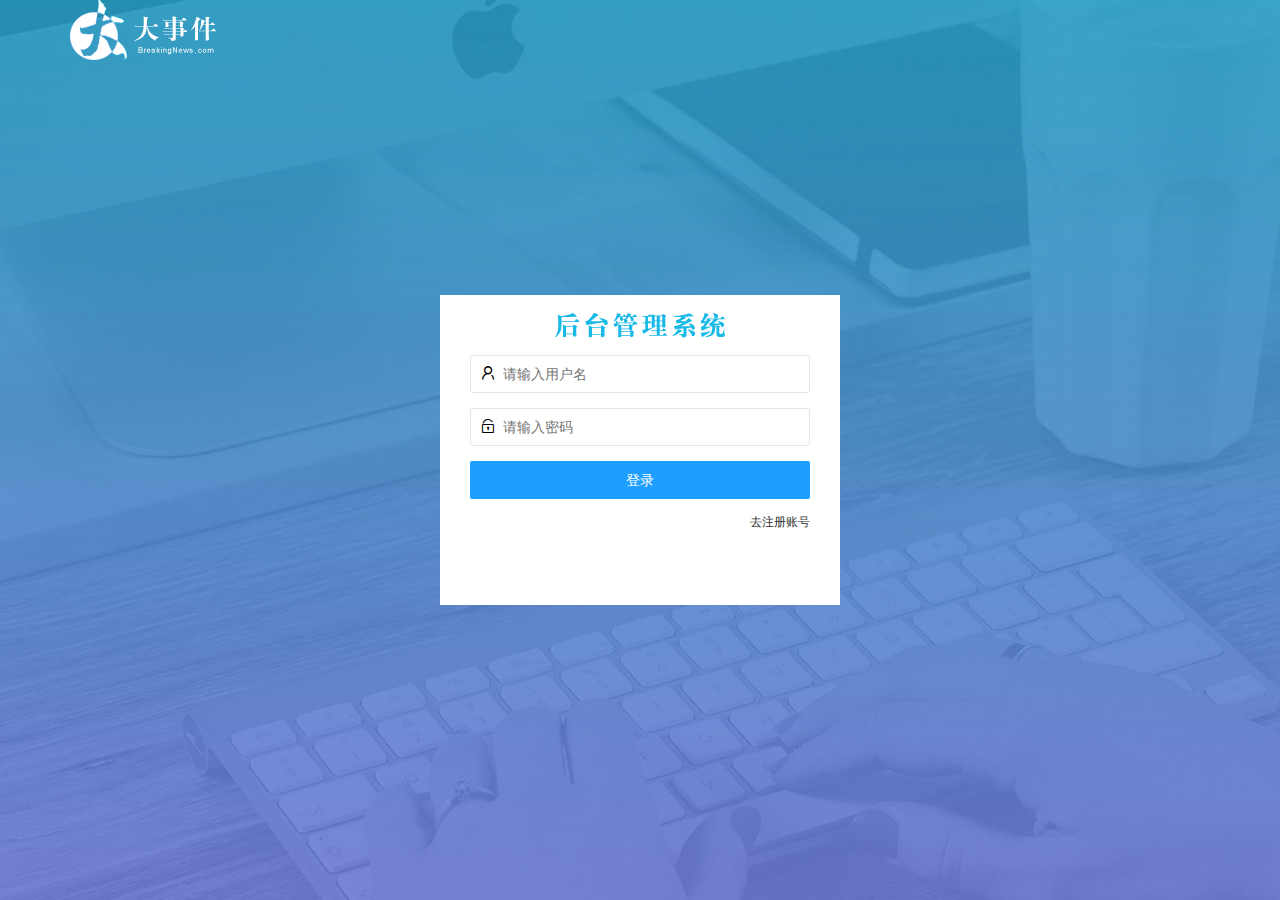
<file: login.html>
<!DOCTYPE html>
<html lang="en">

<head>
    <meta charset="UTF-8">
    <meta http-equiv="X-UA-Compatible" content="IE=edge">
    <meta name="viewport" content="width=device-width, initial-scale=1.0">
    <title>大事件-登录/注册</title>
    <!-- 导入layui的样式 -->
    <link rel="stylesheet" href="/assets/lib/layui/css/layui.css">
    <!-- 导入自己的样式 -->
    <link rel="stylesheet" href="/assets/css/login.css">
</head>

<body>
    <!-- 头部的Logo区域 -->
    <div class="layui-main">
        <img src="/assets/images/logo.png" alt="">
    </div>

    <!-- 登录注册区域 -->
    <div class="loginAndRegBox">
        <div class="title-box"></div>
        <!-- 登录的div -->
        <div class="login-box">
            <!-- 登录的表单 -->
            <form class="layui-form" id="form_login">
                <!-- 用户名 -->
                <div class="layui-form-item">
                    <i class="layui-icon layui-icon-username"></i>
                    <input type="text" name="username" required lay-verify="required" placeholder="请输入用户名" autocomplete="off" class="layui-input">
                </div>
                <!-- 密码 -->
                <div class="layui-form-item">
                    <i class="layui-icon layui-icon-password"></i>
                    <input type="password" name="password" required lay-verify="required|pwd" placeholder="请输入密码" autocomplete="off" class="layui-input">
                </div>
                <!-- 登录按钮 -->
                <div class="layui-form-item">
                    <!-- 注意：表单提交按钮和普通按钮的区别，就是lay-submin属性 -->
                    <button class="layui-btn layui-btn-fluid layui-btn-normal" lay-submit>登录</button>
                </div>
                <div class="layui-form-item links">
                    <a href="javascript:;" id="link_reg">去注册账号</a>
                </div>
            </form>

        </div>
        <!-- 注册的div -->
        <div class="reg-box">
            <!-- 注册的表单 -->
            <form class="layui-form" id="form_reg">
                <!-- 用户名 -->
                <div class="layui-form-item">
                    <i class="layui-icon layui-icon-username"></i>
                    <input type="text" name="username" required lay-verify="required" placeholder="请输入用户名" autocomplete="off" class="layui-input">
                </div>
                <!-- 密码 -->
                <div class="layui-form-item">
                    <i class="layui-icon layui-icon-password"></i>
                    <input type="password" name="password" required lay-verify="required|pwd" placeholder="请输入密码" autocomplete="off" class="layui-input">
                </div>
                <!-- 密码确认 -->
                <div class="layui-form-item">
                    <i class="layui-icon layui-icon-password"></i>
                    <input type="password" name="repassword" required lay-verify="required|pwd|repwd" placeholder="请再次输入密码" autocomplete="off" class="layui-input">
                </div>
                <!-- 注册按钮 -->
                <div class="layui-form-item">
                    <!-- 注意：表单提交按钮和普通按钮的区别，就是lay-submin属性 -->
                    <button class="layui-btn layui-btn-fluid layui-btn-normal" lay-submit>注册</button>
                </div>
                <div class="layui-form-item links">
                    <a href="javascript:;" id="link_login">去登陆</a>
                </div>

            </form>

        </div>
    </div>

    <!-- 导入layui的JS文件 -->
    <script src="/assets/lib/layui/layui.all.js"></script>
    <!-- 导入Jquery -->
    <script src="/assets/lib/jquery.js"></script>
    <!-- 导入自己封装的baseAPI -->
    <script src="/assets/js/baseAPI.js"></script>
    <!-- 导入自己的javascript脚本 -->
    <script src="/assets/js/login.js"></script>
</body>

</html>
</file>
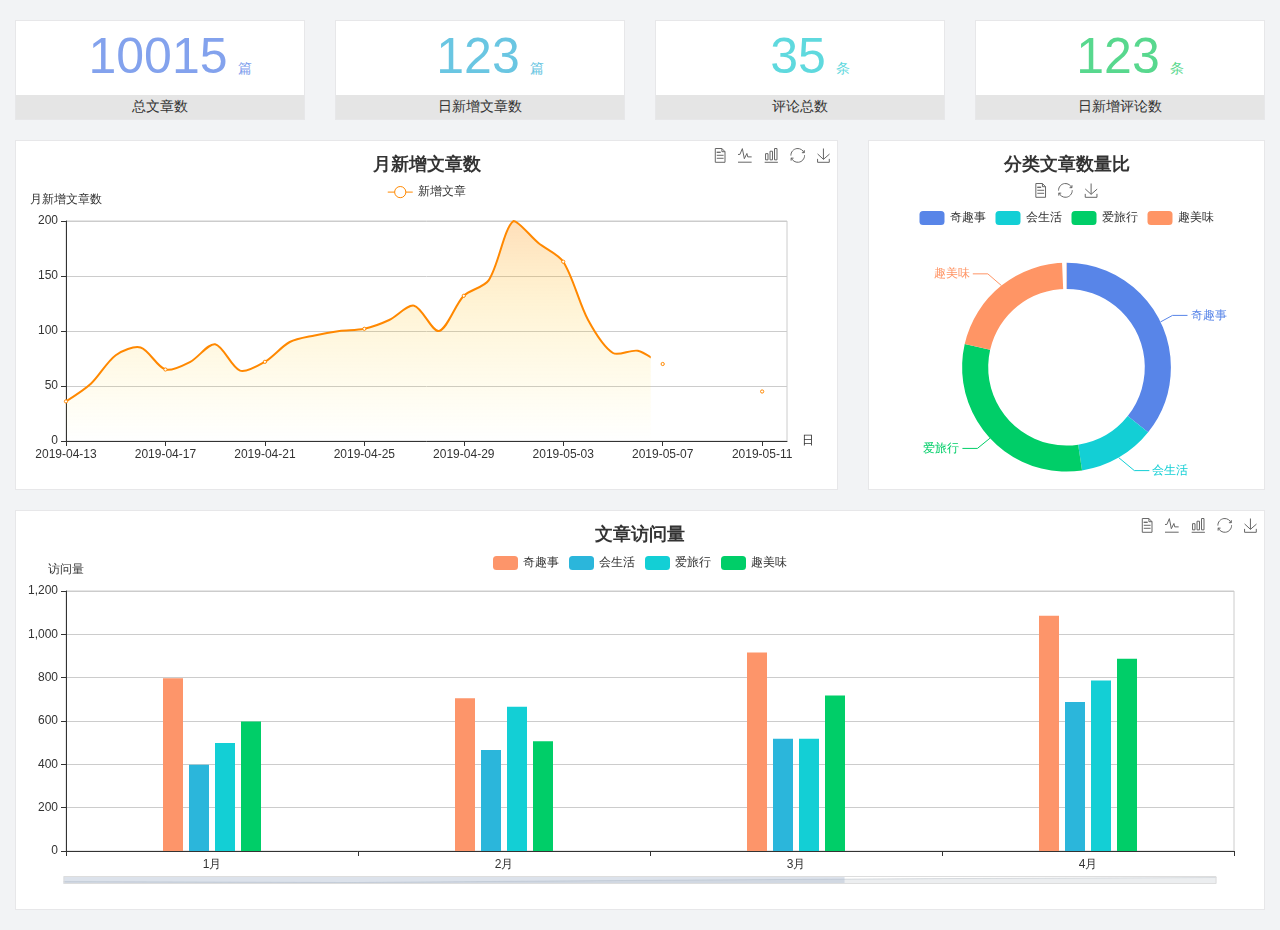
<file: home/dashboard.html>
<!DOCTYPE html>
<html lang="en">

<head>
  <meta charset="UTF-8">
  <meta name="viewport" content="width=device-width, initial-scale=1.0">
  <meta http-equiv="X-UA-Compatible" content="ie=edge">
  <title>图表统计</title>
  <link rel="stylesheet" href="../../assets/lib/bootstrap.css" />
  <link rel="stylesheet" href="../../assets/lib/main.css" />
  <script src="../../assets/lib/jquery.js"></script>
  <script type="text/javascript" src="../../assets/lib/echarts.min.js"></script>
</head>

<body>
  <div class="container-fluid">
    <div class="row spannel_list">
      <div class="col-sm-3 col-xs-6">
        <div class="spannel">
          <em>10015</em><span>篇</span>
          <b>总文章数</b>
        </div>
      </div>
      <div class="col-sm-3 col-xs-6">
        <div class="spannel scolor01">
          <em>123</em><span>篇</span>
          <b>日新增文章数</b>
        </div>
      </div>
      <div class="col-sm-3 col-xs-6">
        <div class="spannel scolor02">
          <em>35</em><span>条</span>
          <b>评论总数</b>
        </div>
      </div>
      <div class="col-sm-3 col-xs-6">
        <div class="spannel scolor03">
          <em>123</em><span>条</span>
          <b>日新增评论数</b>
        </div>
      </div>
    </div>
  </div>

  <div class="container-fluid">
    <div class="row curve-pie">
      <div class="col-lg-8 col-md-8">
        <div class="gragh_pannel" id="curve_show"></div>
      </div>
      <div class="col-lg-4 col-md-4">
        <div class="gragh_pannel" id="pie_show"></div>
      </div>
    </div>
  </div>

  <div class="container-fluid">
    <div class="column_pannel" id="column_show"></div>
  </div>

  <script>
    var oChart = echarts.init(document.getElementById('curve_show'));
    var aList_all = [
      { 'count': 36, 'date': '2019-04-13' },
      { 'count': 52, 'date': '2019-04-14' },
      { 'count': 78, 'date': '2019-04-15' },
      { 'count': 85, 'date': '2019-04-16' },
      { 'count': 65, 'date': '2019-04-17' },
      { 'count': 72, 'date': '2019-04-18' },
      { 'count': 88, 'date': '2019-04-19' },
      { 'count': 64, 'date': '2019-04-20' },
      { 'count': 72, 'date': '2019-04-21' },
      { 'count': 90, 'date': '2019-04-22' },
      { 'count': 96, 'date': '2019-04-23' },
      { 'count': 100, 'date': '2019-04-24' },
      { 'count': 102, 'date': '2019-04-25' },
      { 'count': 110, 'date': '2019-04-26' },
      { 'count': 123, 'date': '2019-04-27' },
      { 'count': 100, 'date': '2019-04-28' },
      { 'count': 132, 'date': '2019-04-29' },
      { 'count': 146, 'date': '2019-04-30' },
      { 'count': 200, 'date': '2019-05-01' },
      { 'count': 180, 'date': '2019-05-02' },
      { 'count': 163, 'date': '2019-05-03' },
      { 'count': 110, 'date': '2019-05-04' },
      { 'count': 80, 'date': '2019-05-05' },
      { 'count': 82, 'date': '2019-05-06' },
      { 'count': 70, 'date': '2019-05-07' },
      { 'count': 65, 'date': '2019-05-08' },
      { 'count': 54, 'date': '2019-05-09' },
      { 'count': 40, 'date': '2019-05-10' },
      { 'count': 45, 'date': '2019-05-11' },
      { 'count': 38, 'date': '2019-05-12' },
    ];

    let aCount = [];
    let aDate = [];

    for (var i = 0; i < aList_all.length; i++) {
      aCount.push(aList_all[i].count);
      aDate.push(aList_all[i].date);
    }

    var chartopt = {
      title: {
        text: '月新增文章数',
        left: 'center',
        top: '10'
      },
      tooltip: {
        trigger: 'axis'
      },
      legend: {
        data: ['新增文章'],
        top: '40'
      },
      toolbox: {
        show: true,
        feature: {
          mark: { show: true },
          dataView: { show: true, readOnly: false },
          magicType: { show: true, type: ['line', 'bar'] },
          restore: { show: true },
          saveAsImage: { show: true }
        }
      },
      calculable: true,
      xAxis: [
        {
          name: '日',
          type: 'category',
          boundaryGap: false,
          data: aDate
        }
      ],
      yAxis: [
        {
          name: '月新增文章数',
          type: 'value'
        }
      ],
      series: [
        {
          name: '新增文章',
          type: 'line',
          smooth: true,
          itemStyle: { normal: { areaStyle: { type: 'default' }, color: '#f80' }, lineStyle: { color: '#f80' } },
          data: aCount
        }],
      areaStyle: {
        normal: {
          color: new echarts.graphic.LinearGradient(0, 0, 0, 1, [{
            offset: 0,
            color: 'rgba(255,136,0,0.39)'
          }, {
            offset: .34,
            color: 'rgba(255,180,0,0.25)'
          }, {
            offset: 1,
            color: 'rgba(255,222,0,0.00)'
          }])

        }
      },
      grid: {
        show: true,
        x: 50,
        x2: 50,
        y: 80,
        height: 220
      }
    };

    oChart.setOption(chartopt);


    var oPie = echarts.init(document.getElementById('pie_show'));
    var oPieopt =
    {
      title: {
        top: 10,
        text: '分类文章数量比',
        x: 'center'
      },
      tooltip: {
        trigger: 'item',
        formatter: "{a} <br/>{b} : {c} ({d}%)"
      },
      color: ['#5885e8', '#13cfd5', '#00ce68', '#ff9565'],
      legend: {
        x: 'center',
        top: 65,
        data: ['奇趣事', '会生活', '爱旅行', '趣美味']
      },
      toolbox: {
        show: true,
        x: 'center',
        top: 35,
        feature: {
          mark: { show: true },
          dataView: { show: true, readOnly: false },
          magicType: {
            show: true,
            type: ['pie', 'funnel'],
            option: {
              funnel: {
                x: '25%',
                width: '50%',
                funnelAlign: 'left',
                max: 1548
              }
            }
          },
          restore: { show: true },
          saveAsImage: { show: true }
        }
      },
      calculable: true,
      series: [
        {
          name: '访问来源',
          type: 'pie',
          radius: ['45%', '60%'],
          center: ['50%', '65%'],
          data: [
            { value: 300, name: '奇趣事' },
            { value: 100, name: '会生活' },
            { value: 260, name: '爱旅行' },
            { value: 180, name: '趣美味' }
          ]
        }
      ]
    };
    oPie.setOption(oPieopt);



    var oColumn = this.echarts.init(document.getElementById('column_show'));
    var oColumnopt =
    {
      title: {
        text: '文章访问量',
        left: 'center',
        top: '10'
      },
      tooltip: {
        trigger: 'axis'
      },
      legend: {
        data: ['奇趣事', '会生活', '爱旅行', '趣美味'],
        top: '40'
      },
      toolbox: {
        show: true,
        feature: {
          mark: { show: true },
          dataView: { show: true, readOnly: false },
          magicType: { show: true, type: ['line', 'bar'] },
          restore: { show: true },
          saveAsImage: { show: true }
        }
      },
      calculable: true,
      xAxis: [
        {
          type: 'category',
          data: ['1月', '2月', '3月', '4月', '5月']
        }
      ],
      yAxis: [
        {
          name: '访问量',
          type: 'value'
        }
      ],
      series: [
        {
          name: '奇趣事',
          type: 'bar',
          barWidth: 20,
          itemStyle: {
            normal: { areaStyle: { type: 'default' }, color: '#fd956a' }
          },
          data: [800, 708, 920, 1090, 1200]
        },
        {
          name: '会生活',
          type: 'bar',
          barWidth: 20,
          itemStyle: {
            normal: { areaStyle: { type: 'default' }, color: '#2bb6db' }
          },
          data: [400, 468, 520, 690, 800]
        },
        {
          name: '爱旅行',
          type: 'bar',
          barWidth: 20,
          itemStyle: {
            normal: { areaStyle: { type: 'default' }, color: '#13cfd5' }
          },
          data: [500, 668, 520, 790, 900]
        },
        {
          name: '趣美味',
          type: 'bar',
          barWidth: 20,
          itemStyle: {
            normal: { areaStyle: { type: 'default' }, color: '#00ce68' }
          },
          data: [600, 508, 720, 890, 1000]
        }
      ],
      grid: {
        show: true,
        x: 50,
        x2: 30,
        y: 80,
        height: 260
      },
      dataZoom: [//给x轴设置滚动条
        {
          start: 0,//默认为0
          end: 100 - 1000 / 31,//默认为100
          type: 'slider',
          show: true,
          xAxisIndex: [0],
          handleSize: 0,//滑动条的 左右2个滑动条的大小
          height: 8,//组件高度
          left: 45, //左边的距离
          right: 50,//右边的距离
          bottom: 26,//右边的距离
          handleColor: '#ddd',//h滑动图标的颜色
          handleStyle: {
            borderColor: "#cacaca",
            borderWidth: "1",
            shadowBlur: 2,
            background: "#ddd",
            shadowColor: "#ddd",
          }
        }]
    };
    oColumn.setOption(oColumnopt);
  </script>
</body>

</html>
</file>
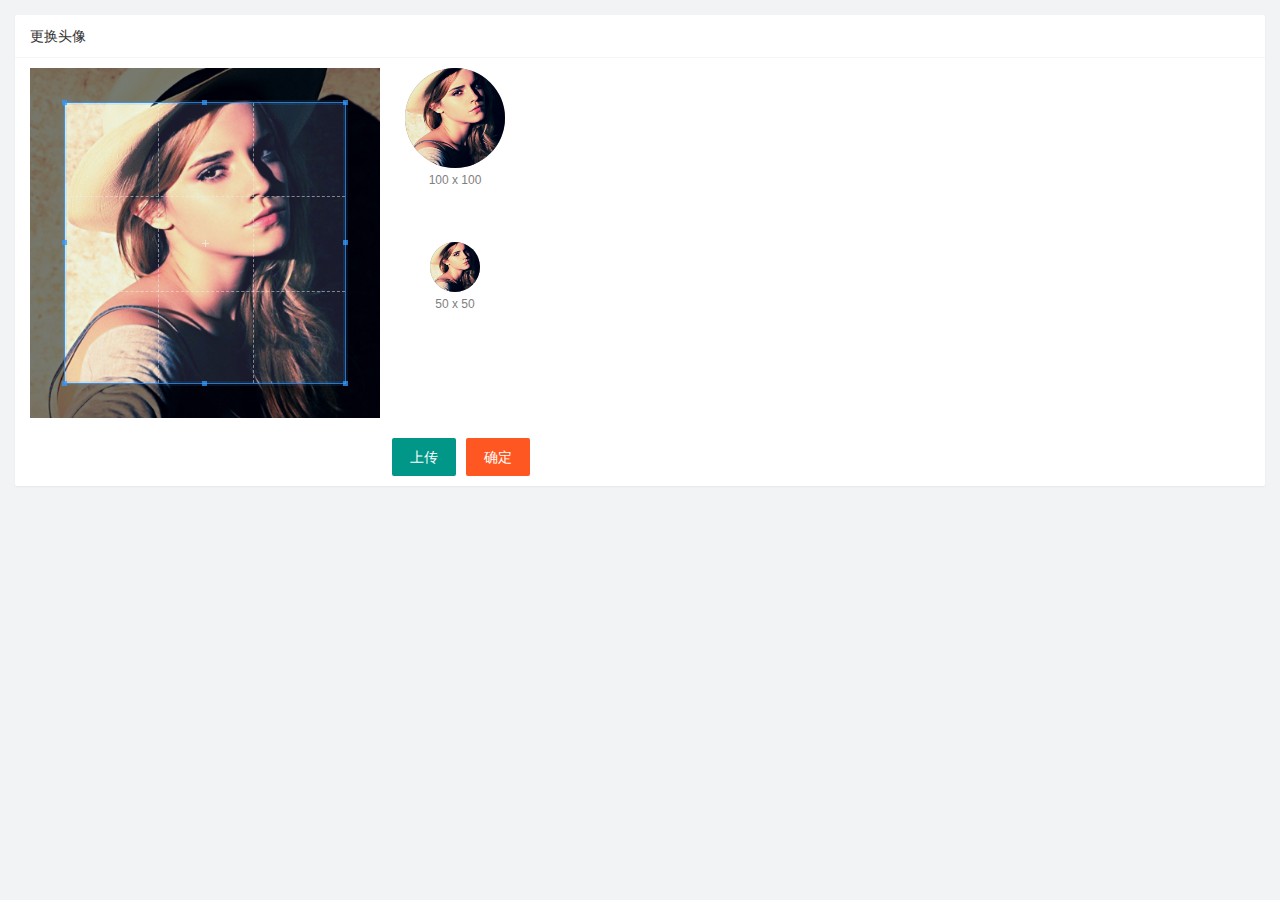
<file: user/user_avatar.html>
<!DOCTYPE html>

<html lang="en">

<head>
    <meta charset="UTF-8">
    <meta http-equiv="X-UA-Compatible" content="IE=edge">
    <meta name="viewport" content="width=device-width, initial-scale=1.0">
    <title>Document</title>
    <link rel="stylesheet" href="/assets/lib/layui/css/layui.css">
    <link rel="stylesheet" href="/assets/lib/cropper/cropper.css" />
    <!-- 导入我们自己的css -->
    <link rel="stylesheet" href="/assets/css/user/user_avatar.css">
</head>

<body>
    <!-- 卡片区域 -->
    <!-- 卡片区域 -->
    <div class="layui-card">
        <div class="layui-card-header">更换头像</div>
        <div class="layui-card-body">
            <!-- 第一行的图片裁剪和预览区域 -->
            <div class="row1">
                <!-- 图片裁剪区域 -->
                <div class="cropper-box">
                    <!-- 这个 img 标签很重要，将来会把它初始化为裁剪区域 -->
                    <img id="image" src="/assets/images/sample.jpg" />
                </div>
                <!-- 图片的预览区域 -->
                <div class="preview-box">
                    <div>
                        <!-- 宽高为 100px 的预览区域 -->
                        <div class="img-preview w100"> </div>
                        <p class="size">100 x 100</p>
                    </div>
                    <div>
                        <!-- 宽高为 50px 的预览区域 -->
                        <div class="img-preview w50"></div>
                        <p class="size">50 x 50</p>
                    </div>
                </div>
            </div>
            <!-- 第二行的按钮区域 -->
            <div class="row2">
                <!-- 通过accept属性，可以指定用户选择什么类型的文件 -->
                <input type="file" id="file" accept="image/png,image/jpeg" />
                <button type="button" class="layui-btn" id="btnChooseImage">上传</button>
                <button type="button" class="layui-btn layui-btn-danger" id="btnUpload">确定</button>
            </div>
        </div>
    </div>


    <script src="/assets/lib/layui/layui.all.js"></script>
    <script src="/assets/lib/jquery.js"></script>
    <script src="/assets/lib/cropper/Cropper.js"></script>
    <script src="/assets/lib/cropper/jquery-cropper.js"></script>
    <script src="/assets/js/baseAPI.js"></script>
    <script src="/assets/js/user/user_avatar.js"></script>
</body>

</html>
</file>
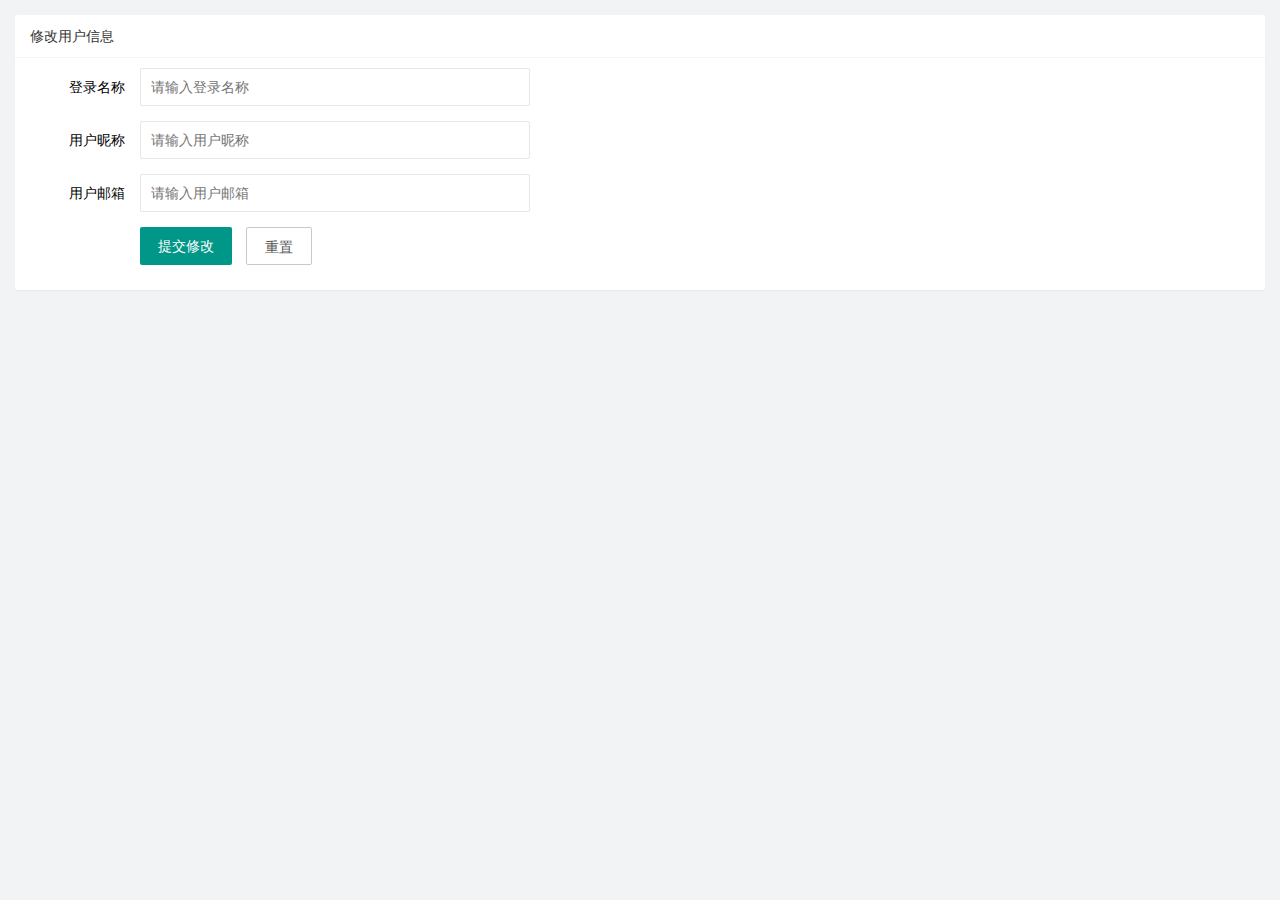
<file: user/user_info.html>
<!DOCTYPE html>
<html lang="en">

<head>
    <meta charset="UTF-8">
    <meta http-equiv="X-UA-Compatible" content="IE=edge">
    <meta name="viewport" content="width=device-width, initial-scale=1.0">
    <title>Document</title>
    <!-- 导入layui的样式 -->
    <link rel="stylesheet" href="/assets/lib/layui/css/layui.css">
    <!-- 导入自己的样式 -->
    <link rel="stylesheet" href="/assets/css/user/user_info.css">
</head>

<body>
    <!-- 卡片区域 -->
    <div class="layui-card">
        <div class="layui-card-header">修改用户信息</div>
        <div class="layui-card-body">
            <!-- form表单区域 -->
            <form class="layui-form" lay-filter="formUserInfo">
                <!-- 这是隐藏域 -->
                <input type="hidden" name="id" value="" />
                <div class="layui-form-item">
                    <label class="layui-form-label">登录名称</label>
                    <div class="layui-input-block">
                        <input type="text" name="username" required lay verify="required" placeholder="请输入登录名称" autocomplete="off" class="layui-input" readonly />
                    </div>
                </div>
                <div class="layui-form-item">
                    <label class="layui-form-label">用户昵称</label>
                    <div class="layui-input-block">
                        <input type="text" name="nickname" required lay verify="required|nickname" placeholder="请输入用户昵称" autocomplete="off" class="layui-input" />
                    </div>
                </div>
                <div class="layui-form-item">
                    <label class="layui-form-label">用户邮箱</label>
                    <div class="layui-input-block">
                        <input type="text" name="email" required lay verify="required|email" placeholder="请输入用户邮箱" autocomplete="off" class="layui-input" />
                    </div>
                </div>
                <div class="layui-form-item">
                    <div class="layui-input-block">
                        <button class="layui-btn" lay-submit lay-filter="formDemo">提交修改</button>
                        <div type="reset" class="layui-btn layui-btn-primary" id="btnReset">重置</div>
                    </div>
                </div>
            </form>
        </div>
    </div>
    <!-- 导入 layui 的 js -->
    <script src="/assets/lib/layui/layui.all.js"></script>
    <!-- 导入 jquery -->
    <script src="/assets/lib/jquery.js"></script>
    <!-- 导入baseAPI -->
    <script src="/assets/js/baseAPI.js"></script>
    <!-- 导入自己的 js -->
    <script src="/assets/js/user/user_info.js"></script>
</body>

</html>
</file>
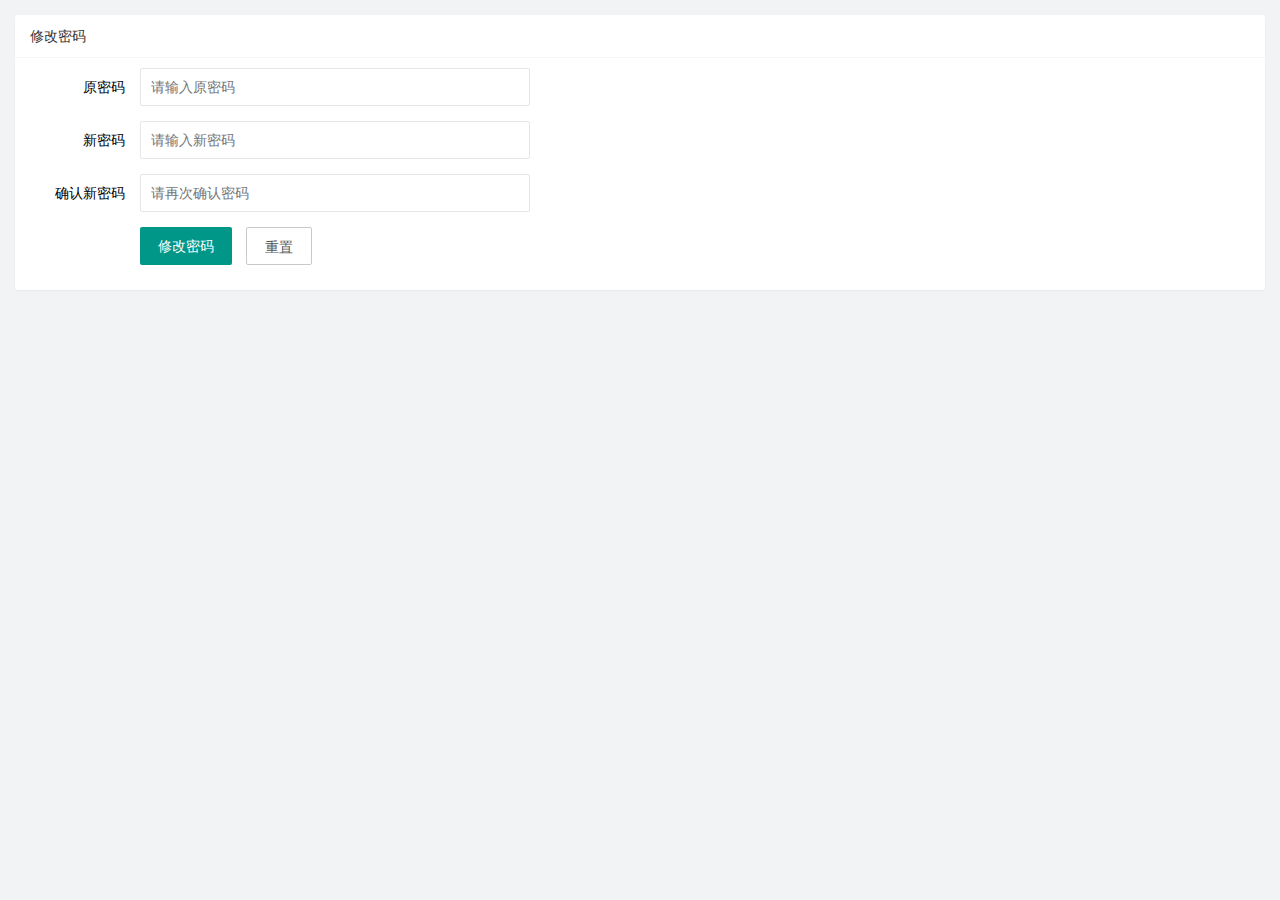
<file: user/user_pwd.html>
<!DOCTYPE html>
<html lang="en">

<head>
    <meta charset="UTF-8" />
    <meta name="viewport" content="width=device-width, initial-scale=1.0" />
    <title>Document</title>
    <link rel="stylesheet" href="/assets/lib/layui/css/layui.css" />
    <link rel="stylesheet" href="/assets/css/user/user_pwd.css" />
</head>

<body>
    <!-- 卡片区域 -->
    <div class="layui-card">
        <div class="layui-card-header">修改密码</div>
        <div class="layui-card-body">
            <form class="layui-form">
                <div class="layui-form-item">
                    <label class="layui-form-label">原密码</label>
                    <div class="layui-input-block">
                        <input type="password" name="oldPwd" required lay verify="required|pwd" placeholder="请输入原密码" autocomplete="off" class="layui-input" />
                    </div>
                </div>
                <div class="layui-form-item">
                    <label class="layui-form-label">新密码</label>
                    <div class="layui-input-block">
                        <input type="password" name="newPwd" required lay verify="required|pwd|samePwd" placeholder="请输入新密码" autocomplete="off" class="layui-input" />
                    </div>
                </div>
                <div class="layui-form-item">
                    <label class="layui-form-label">确认新密码</label>
                    <div class="layui-input-block">
                        <input type="password" name="rePwd" required lay verify="required|pwd|rePwd" placeholder="请再次确认密码" autocomplete="off" class="layui-input" />
                    </div>
                </div>
                <div class="layui-form-item">
                    <div class="layui-input-block">
                        <button class="layui-btn" lay-submit lay-filter="formDemo">修改密码</button>
                        <button type="reset" class="layui-btn layui-btn-primary">重置</button>
                    </div>
                </div>
            </form>
        </div>
    </div>

    <!-- 导入 layui 的 js -->
    <script src="/assets/lib/layui/layui.all.js"></script>
    <!-- 导入 jQuery -->
    <script src="/assets/lib/jquery.js"></script>
    <!-- 导入 baseAPI -->
    <script src="/assets/js/baseAPI.js"></script>
    <!-- 导入自己的 js -->
    <script src="/assets/js/user/user_pwd.js"></script>
</body>

</html>
</file>
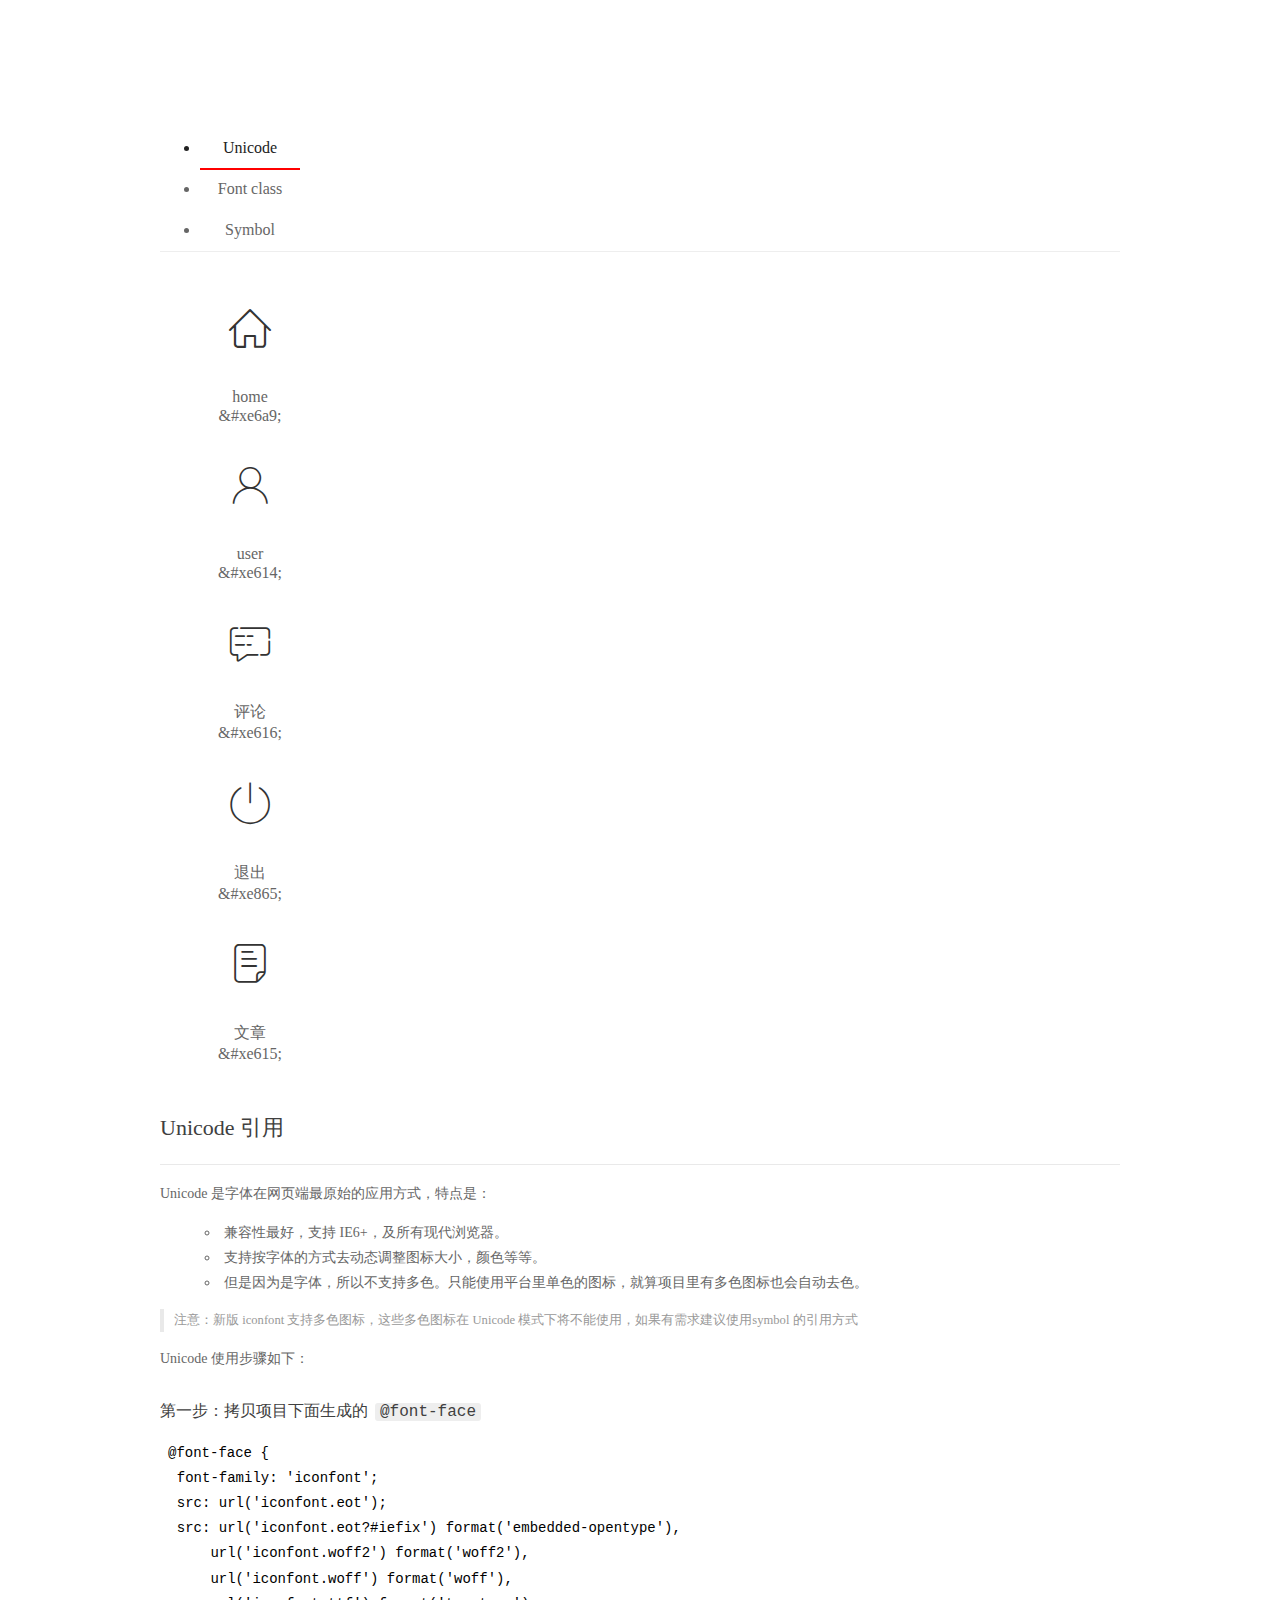
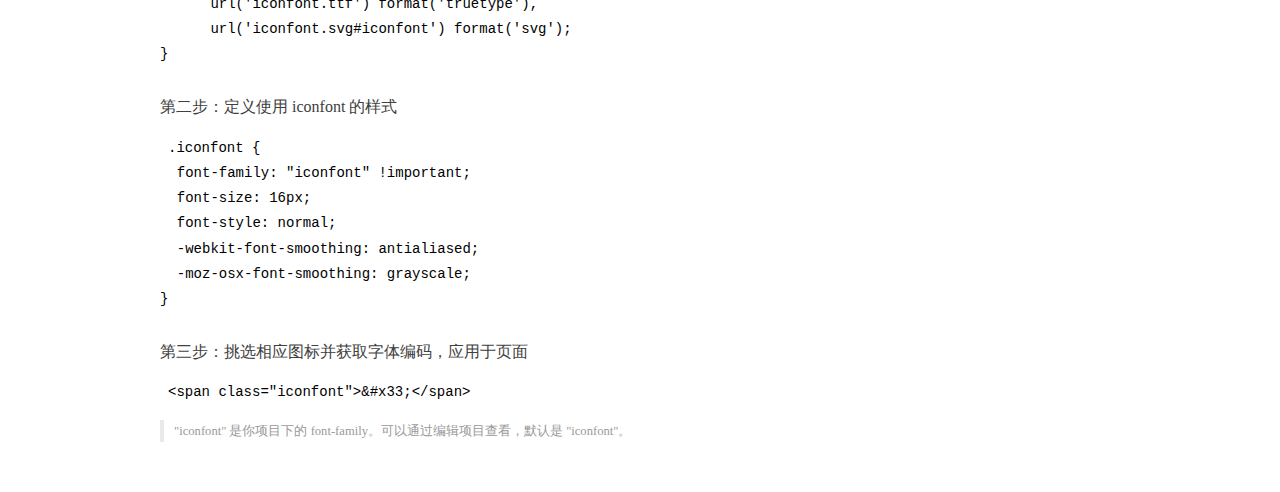
<file: assets/fonts/demo_index.html>
<!DOCTYPE html>
<html>
<head>
  <meta charset="utf-8"/>
  <title>IconFont Demo</title>
  <link rel="shortcut icon" href="https://gtms04.alicdn.com/tps/i4/TB1_oz6GVXXXXaFXpXXJDFnIXXX-64-64.ico" type="image/x-icon"/>
  <link rel="stylesheet" href="https://g.alicdn.com/thx/cube/1.3.2/cube.min.css">
  <link rel="stylesheet" href="demo.css">
  <link rel="stylesheet" href="iconfont.css">
  <script src="iconfont.js"></script>
  <!-- jQuery -->
  <script src="https://a1.alicdn.com/oss/uploads/2018/12/26/7bfddb60-08e8-11e9-9b04-53e73bb6408b.js"></script>
  <!-- 代码高亮 -->
  <script src="https://a1.alicdn.com/oss/uploads/2018/12/26/a3f714d0-08e6-11e9-8a15-ebf944d7534c.js"></script>
</head>
<body>
  <div class="main">
    <h1 class="logo"><a href="https://www.iconfont.cn/" title="iconfont 首页" target="_blank">&#xe86b;</a></h1>
    <div class="nav-tabs">
      <ul id="tabs" class="dib-box">
        <li class="dib active"><span>Unicode</span></li>
        <li class="dib"><span>Font class</span></li>
        <li class="dib"><span>Symbol</span></li>
      </ul>
      
    </div>
    <div class="tab-container">
      <div class="content unicode" style="display: block;">
          <ul class="icon_lists dib-box">
          
            <li class="dib">
              <span class="icon iconfont">&#xe6a9;</span>
                <div class="name">home</div>
                <div class="code-name">&amp;#xe6a9;</div>
              </li>
          
            <li class="dib">
              <span class="icon iconfont">&#xe614;</span>
                <div class="name">user</div>
                <div class="code-name">&amp;#xe614;</div>
              </li>
          
            <li class="dib">
              <span class="icon iconfont">&#xe616;</span>
                <div class="name">评论</div>
                <div class="code-name">&amp;#xe616;</div>
              </li>
          
            <li class="dib">
              <span class="icon iconfont">&#xe865;</span>
                <div class="name">退出</div>
                <div class="code-name">&amp;#xe865;</div>
              </li>
          
            <li class="dib">
              <span class="icon iconfont">&#xe615;</span>
                <div class="name">文章</div>
                <div class="code-name">&amp;#xe615;</div>
              </li>
          
          </ul>
          <div class="article markdown">
          <h2 id="unicode-">Unicode 引用</h2>
          <hr>

          <p>Unicode 是字体在网页端最原始的应用方式，特点是：</p>
          <ul>
            <li>兼容性最好，支持 IE6+，及所有现代浏览器。</li>
            <li>支持按字体的方式去动态调整图标大小，颜色等等。</li>
            <li>但是因为是字体，所以不支持多色。只能使用平台里单色的图标，就算项目里有多色图标也会自动去色。</li>
          </ul>
          <blockquote>
            <p>注意：新版 iconfont 支持多色图标，这些多色图标在 Unicode 模式下将不能使用，如果有需求建议使用symbol 的引用方式</p>
          </blockquote>
          <p>Unicode 使用步骤如下：</p>
          <h3 id="-font-face">第一步：拷贝项目下面生成的 <code>@font-face</code></h3>
<pre><code class="language-css"
>@font-face {
  font-family: 'iconfont';
  src: url('iconfont.eot');
  src: url('iconfont.eot?#iefix') format('embedded-opentype'),
      url('iconfont.woff2') format('woff2'),
      url('iconfont.woff') format('woff'),
      url('iconfont.ttf') format('truetype'),
      url('iconfont.svg#iconfont') format('svg');
}
</code></pre>
          <h3 id="-iconfont-">第二步：定义使用 iconfont 的样式</h3>
<pre><code class="language-css"
>.iconfont {
  font-family: "iconfont" !important;
  font-size: 16px;
  font-style: normal;
  -webkit-font-smoothing: antialiased;
  -moz-osx-font-smoothing: grayscale;
}
</code></pre>
          <h3 id="-">第三步：挑选相应图标并获取字体编码，应用于页面</h3>
<pre>
<code class="language-html"
>&lt;span class="iconfont"&gt;&amp;#x33;&lt;/span&gt;
</code></pre>
          <blockquote>
            <p>"iconfont" 是你项目下的 font-family。可以通过编辑项目查看，默认是 "iconfont"。</p>
          </blockquote>
          </div>
      </div>
      <div class="content font-class">
        <ul class="icon_lists dib-box">
          
          <li class="dib">
            <span class="icon iconfont icon-home"></span>
            <div class="name">
              home
            </div>
            <div class="code-name">.icon-home
            </div>
          </li>
          
          <li class="dib">
            <span class="icon iconfont icon-user"></span>
            <div class="name">
              user
            </div>
            <div class="code-name">.icon-user
            </div>
          </li>
          
          <li class="dib">
            <span class="icon iconfont icon-pinglun"></span>
            <div class="name">
              评论
            </div>
            <div class="code-name">.icon-pinglun
            </div>
          </li>
          
          <li class="dib">
            <span class="icon iconfont icon-tuichu"></span>
            <div class="name">
              退出
            </div>
            <div class="code-name">.icon-tuichu
            </div>
          </li>
          
          <li class="dib">
            <span class="icon iconfont icon-16"></span>
            <div class="name">
              文章
            </div>
            <div class="code-name">.icon-16
            </div>
          </li>
          
        </ul>
        <div class="article markdown">
        <h2 id="font-class-">font-class 引用</h2>
        <hr>

        <p>font-class 是 Unicode 使用方式的一种变种，主要是解决 Unicode 书写不直观，语意不明确的问题。</p>
        <p>与 Unicode 使用方式相比，具有如下特点：</p>
        <ul>
          <li>兼容性良好，支持 IE8+，及所有现代浏览器。</li>
          <li>相比于 Unicode 语意明确，书写更直观。可以很容易分辨这个 icon 是什么。</li>
          <li>因为使用 class 来定义图标，所以当要替换图标时，只需要修改 class 里面的 Unicode 引用。</li>
          <li>不过因为本质上还是使用的字体，所以多色图标还是不支持的。</li>
        </ul>
        <p>使用步骤如下：</p>
        <h3 id="-fontclass-">第一步：引入项目下面生成的 fontclass 代码：</h3>
<pre><code class="language-html">&lt;link rel="stylesheet" href="./iconfont.css"&gt;
</code></pre>
        <h3 id="-">第二步：挑选相应图标并获取类名，应用于页面：</h3>
<pre><code class="language-html">&lt;span class="iconfont icon-xxx"&gt;&lt;/span&gt;
</code></pre>
        <blockquote>
          <p>"
            iconfont" 是你项目下的 font-family。可以通过编辑项目查看，默认是 "iconfont"。</p>
        </blockquote>
      </div>
      </div>
      <div class="content symbol">
          <ul class="icon_lists dib-box">
          
            <li class="dib">
                <svg class="icon svg-icon" aria-hidden="true">
                  <use xlink:href="#icon-home"></use>
                </svg>
                <div class="name">home</div>
                <div class="code-name">#icon-home</div>
            </li>
          
            <li class="dib">
                <svg class="icon svg-icon" aria-hidden="true">
                  <use xlink:href="#icon-user"></use>
                </svg>
                <div class="name">user</div>
                <div class="code-name">#icon-user</div>
            </li>
          
            <li class="dib">
                <svg class="icon svg-icon" aria-hidden="true">
                  <use xlink:href="#icon-pinglun"></use>
                </svg>
                <div class="name">评论</div>
                <div class="code-name">#icon-pinglun</div>
            </li>
          
            <li class="dib">
                <svg class="icon svg-icon" aria-hidden="true">
                  <use xlink:href="#icon-tuichu"></use>
                </svg>
                <div class="name">退出</div>
                <div class="code-name">#icon-tuichu</div>
            </li>
          
            <li class="dib">
                <svg class="icon svg-icon" aria-hidden="true">
                  <use xlink:href="#icon-16"></use>
                </svg>
                <div class="name">文章</div>
                <div class="code-name">#icon-16</div>
            </li>
          
          </ul>
          <div class="article markdown">
          <h2 id="symbol-">Symbol 引用</h2>
          <hr>

          <p>这是一种全新的使用方式，应该说这才是未来的主流，也是平台目前推荐的用法。相关介绍可以参考这篇<a href="">文章</a>
            这种用法其实是做了一个 SVG 的集合，与另外两种相比具有如下特点：</p>
          <ul>
            <li>支持多色图标了，不再受单色限制。</li>
            <li>通过一些技巧，支持像字体那样，通过 <code>font-size</code>, <code>color</code> 来调整样式。</li>
            <li>兼容性较差，支持 IE9+，及现代浏览器。</li>
            <li>浏览器渲染 SVG 的性能一般，还不如 png。</li>
          </ul>
          <p>使用步骤如下：</p>
          <h3 id="-symbol-">第一步：引入项目下面生成的 symbol 代码：</h3>
<pre><code class="language-html">&lt;script src="./iconfont.js"&gt;&lt;/script&gt;
</code></pre>
          <h3 id="-css-">第二步：加入通用 CSS 代码（引入一次就行）：</h3>
<pre><code class="language-html">&lt;style&gt;
.icon {
  width: 1em;
  height: 1em;
  vertical-align: -0.15em;
  fill: currentColor;
  overflow: hidden;
}
&lt;/style&gt;
</code></pre>
          <h3 id="-">第三步：挑选相应图标并获取类名，应用于页面：</h3>
<pre><code class="language-html">&lt;svg class="icon" aria-hidden="true"&gt;
  &lt;use xlink:href="#icon-xxx"&gt;&lt;/use&gt;
&lt;/svg&gt;
</code></pre>
          </div>
      </div>

    </div>
  </div>
  <script>
  $(document).ready(function () {
      $('.tab-container .content:first').show()

      $('#tabs li').click(function (e) {
        var tabContent = $('.tab-container .content')
        var index = $(this).index()

        if ($(this).hasClass('active')) {
          return
        } else {
          $('#tabs li').removeClass('active')
          $(this).addClass('active')

          tabContent.hide().eq(index).fadeIn()
        }
      })
    })
  </script>
</body>
</html>
</file>
<file: assets/lib/layui/css/layui.css>
/** layui-v2.5.5 MIT License By https://www.layui.com */
 .layui-inline,img{display:inline-block;vertical-align:middle}h1,h2,h3,h4,h5,h6{font-weight:400}.layui-edge,.layui-header,.layui-inline,.layui-main{position:relative}.layui-body,.layui-edge,.layui-elip{overflow:hidden}.layui-btn,.layui-edge,.layui-inline,img{vertical-align:middle}.layui-btn,.layui-disabled,.layui-icon,.layui-unselect{-moz-user-select:none;-webkit-user-select:none;-ms-user-select:none}.layui-elip,.layui-form-checkbox span,.layui-form-pane .layui-form-label{text-overflow:ellipsis;white-space:nowrap}.layui-breadcrumb,.layui-tree-btnGroup{visibility:hidden}blockquote,body,button,dd,div,dl,dt,form,h1,h2,h3,h4,h5,h6,input,li,ol,p,pre,td,textarea,th,ul{margin:0;padding:0;-webkit-tap-highlight-color:rgba(0,0,0,0)}a:active,a:hover{outline:0}img{border:none}li{list-style:none}table{border-collapse:collapse;border-spacing:0}h4,h5,h6{font-size:100%}button,input,optgroup,option,select,textarea{font-family:inherit;font-size:inherit;font-style:inherit;font-weight:inherit;outline:0}pre{white-space:pre-wrap;white-space:-moz-pre-wrap;white-space:-pre-wrap;white-space:-o-pre-wrap;word-wrap:break-word}body{line-height:24px;font:14px Helvetica Neue,Helvetica,PingFang SC,Tahoma,Arial,sans-serif}hr{height:1px;margin:10px 0;border:0;clear:both}a{color:#333;text-decoration:none}a:hover{color:#777}a cite{font-style:normal;*cursor:pointer}.layui-border-box,.layui-border-box *{box-sizing:border-box}.layui-box,.layui-box *{box-sizing:content-box}.layui-clear{clear:both;*zoom:1}.layui-clear:after{content:'\20';clear:both;*zoom:1;display:block;height:0}.layui-inline{*display:inline;*zoom:1}.layui-edge{display:inline-block;width:0;height:0;border-width:6px;border-style:dashed;border-color:transparent}.layui-edge-top{top:-4px;border-bottom-color:#999;border-bottom-style:solid}.layui-edge-right{border-left-color:#999;border-left-style:solid}.layui-edge-bottom{top:2px;border-top-color:#999;border-top-style:solid}.layui-edge-left{border-right-color:#999;border-right-style:solid}.layui-disabled,.layui-disabled:hover{color:#d2d2d2!important;cursor:not-allowed!important}.layui-circle{border-radius:100%}.layui-show{display:block!important}.layui-hide{display:none!important}@font-face{font-family:layui-icon;src:url(../font/iconfont.eot?v=250);src:url(../font/iconfont.eot?v=250#iefix) format('embedded-opentype'),url(../font/iconfont.woff2?v=250) format('woff2'),url(../font/iconfont.woff?v=250) format('woff'),url(../font/iconfont.ttf?v=250) format('truetype'),url(../font/iconfont.svg?v=250#layui-icon) format('svg')}.layui-icon{font-family:layui-icon!important;font-size:16px;font-style:normal;-webkit-font-smoothing:antialiased;-moz-osx-font-smoothing:grayscale}.layui-icon-reply-fill:before{content:"\e611"}.layui-icon-set-fill:before{content:"\e614"}.layui-icon-menu-fill:before{content:"\e60f"}.layui-icon-search:before{content:"\e615"}.layui-icon-share:before{content:"\e641"}.layui-icon-set-sm:before{content:"\e620"}.layui-icon-engine:before{content:"\e628"}.layui-icon-close:before{content:"\1006"}.layui-icon-close-fill:before{content:"\1007"}.layui-icon-chart-screen:before{content:"\e629"}.layui-icon-star:before{content:"\e600"}.layui-icon-circle-dot:before{content:"\e617"}.layui-icon-chat:before{content:"\e606"}.layui-icon-release:before{content:"\e609"}.layui-icon-list:before{content:"\e60a"}.layui-icon-chart:before{content:"\e62c"}.layui-icon-ok-circle:before{content:"\1005"}.layui-icon-layim-theme:before{content:"\e61b"}.layui-icon-table:before{content:"\e62d"}.layui-icon-right:before{content:"\e602"}.layui-icon-left:before{content:"\e603"}.layui-icon-cart-simple:before{content:"\e698"}.layui-icon-face-cry:before{content:"\e69c"}.layui-icon-face-smile:before{content:"\e6af"}.layui-icon-survey:before{content:"\e6b2"}.layui-icon-tree:before{content:"\e62e"}.layui-icon-upload-circle:before{content:"\e62f"}.layui-icon-add-circle:before{content:"\e61f"}.layui-icon-download-circle:before{content:"\e601"}.layui-icon-templeate-1:before{content:"\e630"}.layui-icon-util:before{content:"\e631"}.layui-icon-face-surprised:before{content:"\e664"}.layui-icon-edit:before{content:"\e642"}.layui-icon-speaker:before{content:"\e645"}.layui-icon-down:before{content:"\e61a"}.layui-icon-file:before{content:"\e621"}.layui-icon-layouts:before{content:"\e632"}.layui-icon-rate-half:before{content:"\e6c9"}.layui-icon-add-circle-fine:before{content:"\e608"}.layui-icon-prev-circle:before{content:"\e633"}.layui-icon-read:before{content:"\e705"}.layui-icon-404:before{content:"\e61c"}.layui-icon-carousel:before{content:"\e634"}.layui-icon-help:before{content:"\e607"}.layui-icon-code-circle:before{content:"\e635"}.layui-icon-water:before{content:"\e636"}.layui-icon-username:before{content:"\e66f"}.layui-icon-find-fill:before{content:"\e670"}.layui-icon-about:before{content:"\e60b"}.layui-icon-location:before{content:"\e715"}.layui-icon-up:before{content:"\e619"}.layui-icon-pause:before{content:"\e651"}.layui-icon-date:before{content:"\e637"}.layui-icon-layim-uploadfile:before{content:"\e61d"}.layui-icon-delete:before{content:"\e640"}.layui-icon-play:before{content:"\e652"}.layui-icon-top:before{content:"\e604"}.layui-icon-friends:before{content:"\e612"}.layui-icon-refresh-3:before{content:"\e9aa"}.layui-icon-ok:before{content:"\e605"}.layui-icon-layer:before{content:"\e638"}.layui-icon-face-smile-fine:before{content:"\e60c"}.layui-icon-dollar:before{content:"\e659"}.layui-icon-group:before{content:"\e613"}.layui-icon-layim-download:before{content:"\e61e"}.layui-icon-picture-fine:before{content:"\e60d"}.layui-icon-link:before{content:"\e64c"}.layui-icon-diamond:before{content:"\e735"}.layui-icon-log:before{content:"\e60e"}.layui-icon-rate-solid:before{content:"\e67a"}.layui-icon-fonts-del:before{content:"\e64f"}.layui-icon-unlink:before{content:"\e64d"}.layui-icon-fonts-clear:before{content:"\e639"}.layui-icon-triangle-r:before{content:"\e623"}.layui-icon-circle:before{content:"\e63f"}.layui-icon-radio:before{content:"\e643"}.layui-icon-align-center:before{content:"\e647"}.layui-icon-align-right:before{content:"\e648"}.layui-icon-align-left:before{content:"\e649"}.layui-icon-loading-1:before{content:"\e63e"}.layui-icon-return:before{content:"\e65c"}.layui-icon-fonts-strong:before{content:"\e62b"}.layui-icon-upload:before{content:"\e67c"}.layui-icon-dialogue:before{content:"\e63a"}.layui-icon-video:before{content:"\e6ed"}.layui-icon-headset:before{content:"\e6fc"}.layui-icon-cellphone-fine:before{content:"\e63b"}.layui-icon-add-1:before{content:"\e654"}.layui-icon-face-smile-b:before{content:"\e650"}.layui-icon-fonts-html:before{content:"\e64b"}.layui-icon-form:before{content:"\e63c"}.layui-icon-cart:before{content:"\e657"}.layui-icon-camera-fill:before{content:"\e65d"}.layui-icon-tabs:before{content:"\e62a"}.layui-icon-fonts-code:before{content:"\e64e"}.layui-icon-fire:before{content:"\e756"}.layui-icon-set:before{content:"\e716"}.layui-icon-fonts-u:before{content:"\e646"}.layui-icon-triangle-d:before{content:"\e625"}.layui-icon-tips:before{content:"\e702"}.layui-icon-picture:before{content:"\e64a"}.layui-icon-more-vertical:before{content:"\e671"}.layui-icon-flag:before{content:"\e66c"}.layui-icon-loading:before{content:"\e63d"}.layui-icon-fonts-i:before{content:"\e644"}.layui-icon-refresh-1:before{content:"\e666"}.layui-icon-rmb:before{content:"\e65e"}.layui-icon-home:before{content:"\e68e"}.layui-icon-user:before{content:"\e770"}.layui-icon-notice:before{content:"\e667"}.layui-icon-login-weibo:before{content:"\e675"}.layui-icon-voice:before{content:"\e688"}.layui-icon-upload-drag:before{content:"\e681"}.layui-icon-login-qq:before{content:"\e676"}.layui-icon-snowflake:before{content:"\e6b1"}.layui-icon-file-b:before{content:"\e655"}.layui-icon-template:before{content:"\e663"}.layui-icon-auz:before{content:"\e672"}.layui-icon-console:before{content:"\e665"}.layui-icon-app:before{content:"\e653"}.layui-icon-prev:before{content:"\e65a"}.layui-icon-website:before{content:"\e7ae"}.layui-icon-next:before{content:"\e65b"}.layui-icon-component:before{content:"\e857"}.layui-icon-more:before{content:"\e65f"}.layui-icon-login-wechat:before{content:"\e677"}.layui-icon-shrink-right:before{content:"\e668"}.layui-icon-spread-left:before{content:"\e66b"}.layui-icon-camera:before{content:"\e660"}.layui-icon-note:before{content:"\e66e"}.layui-icon-refresh:before{content:"\e669"}.layui-icon-female:before{content:"\e661"}.layui-icon-male:before{content:"\e662"}.layui-icon-password:before{content:"\e673"}.layui-icon-senior:before{content:"\e674"}.layui-icon-theme:before{content:"\e66a"}.layui-icon-tread:before{content:"\e6c5"}.layui-icon-praise:before{content:"\e6c6"}.layui-icon-star-fill:before{content:"\e658"}.layui-icon-rate:before{content:"\e67b"}.layui-icon-template-1:before{content:"\e656"}.layui-icon-vercode:before{content:"\e679"}.layui-icon-cellphone:before{content:"\e678"}.layui-icon-screen-full:before{content:"\e622"}.layui-icon-screen-restore:before{content:"\e758"}.layui-icon-cols:before{content:"\e610"}.layui-icon-export:before{content:"\e67d"}.layui-icon-print:before{content:"\e66d"}.layui-icon-slider:before{content:"\e714"}.layui-icon-addition:before{content:"\e624"}.layui-icon-subtraction:before{content:"\e67e"}.layui-icon-service:before{content:"\e626"}.layui-icon-transfer:before{content:"\e691"}.layui-main{width:1140px;margin:0 auto}.layui-header{z-index:1000;height:60px}.layui-header a:hover{transition:all .5s;-webkit-transition:all .5s}.layui-side{position:fixed;left:0;top:0;bottom:0;z-index:999;width:200px;overflow-x:hidden}.layui-side-scroll{position:relative;width:220px;height:100%;overflow-x:hidden}.layui-body{position:absolute;left:200px;right:0;top:0;bottom:0;z-index:998;width:auto;overflow-y:auto;box-sizing:border-box}.layui-layout-body{overflow:hidden}.layui-layout-admin .layui-header{background-color:#23262E}.layui-layout-admin .layui-side{top:60px;width:200px;overflow-x:hidden}.layui-layout-admin .layui-body{position:fixed;top:60px;bottom:44px}.layui-layout-admin .layui-main{width:auto;margin:0 15px}.layui-layout-admin .layui-footer{position:fixed;left:200px;right:0;bottom:0;height:44px;line-height:44px;padding:0 15px;background-color:#eee}.layui-layout-admin .layui-logo{position:absolute;left:0;top:0;width:200px;height:100%;line-height:60px;text-align:center;color:#009688;font-size:16px}.layui-layout-admin .layui-header .layui-nav{background:0 0}.layui-layout-left{position:absolute!important;left:200px;top:0}.layui-layout-right{position:absolute!important;right:0;top:0}.layui-container{position:relative;margin:0 auto;padding:0 15px;box-sizing:border-box}.layui-fluid{position:relative;margin:0 auto;padding:0 15px}.layui-row:after,.layui-row:before{content:'';display:block;clear:both}.layui-col-lg1,.layui-col-lg10,.layui-col-lg11,.layui-col-lg12,.layui-col-lg2,.layui-col-lg3,.layui-col-lg4,.layui-col-lg5,.layui-col-lg6,.layui-col-lg7,.layui-col-lg8,.layui-col-lg9,.layui-col-md1,.layui-col-md10,.layui-col-md11,.layui-col-md12,.layui-col-md2,.layui-col-md3,.layui-col-md4,.layui-col-md5,.layui-col-md6,.layui-col-md7,.layui-col-md8,.layui-col-md9,.layui-col-sm1,.layui-col-sm10,.layui-col-sm11,.layui-col-sm12,.layui-col-sm2,.layui-col-sm3,.layui-col-sm4,.layui-col-sm5,.layui-col-sm6,.layui-col-sm7,.layui-col-sm8,.layui-col-sm9,.layui-col-xs1,.layui-col-xs10,.layui-col-xs11,.layui-col-xs12,.layui-col-xs2,.layui-col-xs3,.layui-col-xs4,.layui-col-xs5,.layui-col-xs6,.layui-col-xs7,.layui-col-xs8,.layui-col-xs9{position:relative;display:block;box-sizing:border-box}.layui-col-xs1,.layui-col-xs10,.layui-col-xs11,.layui-col-xs12,.layui-col-xs2,.layui-col-xs3,.layui-col-xs4,.layui-col-xs5,.layui-col-xs6,.layui-col-xs7,.layui-col-xs8,.layui-col-xs9{float:left}.layui-col-xs1{width:8.33333333%}.layui-col-xs2{width:16.66666667%}.layui-col-xs3{width:25%}.layui-col-xs4{width:33.33333333%}.layui-col-xs5{width:41.66666667%}.layui-col-xs6{width:50%}.layui-col-xs7{width:58.33333333%}.layui-col-xs8{width:66.66666667%}.layui-col-xs9{width:75%}.layui-col-xs10{width:83.33333333%}.layui-col-xs11{width:91.66666667%}.layui-col-xs12{width:100%}.layui-col-xs-offset1{margin-left:8.33333333%}.layui-col-xs-offset2{margin-left:16.66666667%}.layui-col-xs-offset3{margin-left:25%}.layui-col-xs-offset4{margin-left:33.33333333%}.layui-col-xs-offset5{margin-left:41.66666667%}.layui-col-xs-offset6{margin-left:50%}.layui-col-xs-offset7{margin-left:58.33333333%}.layui-col-xs-offset8{margin-left:66.66666667%}.layui-col-xs-offset9{margin-left:75%}.layui-col-xs-offset10{margin-left:83.33333333%}.layui-col-xs-offset11{margin-left:91.66666667%}.layui-col-xs-offset12{margin-left:100%}@media screen and (max-width:768px){.layui-hide-xs{display:none!important}.layui-show-xs-block{display:block!important}.layui-show-xs-inline{display:inline!important}.layui-show-xs-inline-block{display:inline-block!important}}@media screen and (min-width:768px){.layui-container{width:750px}.layui-hide-sm{display:none!important}.layui-show-sm-block{display:block!important}.layui-show-sm-inline{display:inline!important}.layui-show-sm-inline-block{display:inline-block!important}.layui-col-sm1,.layui-col-sm10,.layui-col-sm11,.layui-col-sm12,.layui-col-sm2,.layui-col-sm3,.layui-col-sm4,.layui-col-sm5,.layui-col-sm6,.layui-col-sm7,.layui-col-sm8,.layui-col-sm9{float:left}.layui-col-sm1{width:8.33333333%}.layui-col-sm2{width:16.66666667%}.layui-col-sm3{width:25%}.layui-col-sm4{width:33.33333333%}.layui-col-sm5{width:41.66666667%}.layui-col-sm6{width:50%}.layui-col-sm7{width:58.33333333%}.layui-col-sm8{width:66.66666667%}.layui-col-sm9{width:75%}.layui-col-sm10{width:83.33333333%}.layui-col-sm11{width:91.66666667%}.layui-col-sm12{width:100%}.layui-col-sm-offset1{margin-left:8.33333333%}.layui-col-sm-offset2{margin-left:16.66666667%}.layui-col-sm-offset3{margin-left:25%}.layui-col-sm-offset4{margin-left:33.33333333%}.layui-col-sm-offset5{margin-left:41.66666667%}.layui-col-sm-offset6{margin-left:50%}.layui-col-sm-offset7{margin-left:58.33333333%}.layui-col-sm-offset8{margin-left:66.66666667%}.layui-col-sm-offset9{margin-left:75%}.layui-col-sm-offset10{margin-left:83.33333333%}.layui-col-sm-offset11{margin-left:91.66666667%}.layui-col-sm-offset12{margin-left:100%}}@media screen and (min-width:992px){.layui-container{width:970px}.layui-hide-md{display:none!important}.layui-show-md-block{display:block!important}.layui-show-md-inline{display:inline!important}.layui-show-md-inline-block{display:inline-block!important}.layui-col-md1,.layui-col-md10,.layui-col-md11,.layui-col-md12,.layui-col-md2,.layui-col-md3,.layui-col-md4,.layui-col-md5,.layui-col-md6,.layui-col-md7,.layui-col-md8,.layui-col-md9{float:left}.layui-col-md1{width:8.33333333%}.layui-col-md2{width:16.66666667%}.layui-col-md3{width:25%}.layui-col-md4{width:33.33333333%}.layui-col-md5{width:41.66666667%}.layui-col-md6{width:50%}.layui-col-md7{width:58.33333333%}.layui-col-md8{width:66.66666667%}.layui-col-md9{width:75%}.layui-col-md10{width:83.33333333%}.layui-col-md11{width:91.66666667%}.layui-col-md12{width:100%}.layui-col-md-offset1{margin-left:8.33333333%}.layui-col-md-offset2{margin-left:16.66666667%}.layui-col-md-offset3{margin-left:25%}.layui-col-md-offset4{margin-left:33.33333333%}.layui-col-md-offset5{margin-left:41.66666667%}.layui-col-md-offset6{margin-left:50%}.layui-col-md-offset7{margin-left:58.33333333%}.layui-col-md-offset8{margin-left:66.66666667%}.layui-col-md-offset9{margin-left:75%}.layui-col-md-offset10{margin-left:83.33333333%}.layui-col-md-offset11{margin-left:91.66666667%}.layui-col-md-offset12{margin-left:100%}}@media screen and (min-width:1200px){.layui-container{width:1170px}.layui-hide-lg{display:none!important}.layui-show-lg-block{display:block!important}.layui-show-lg-inline{display:inline!important}.layui-show-lg-inline-block{display:inline-block!important}.layui-col-lg1,.layui-col-lg10,.layui-col-lg11,.layui-col-lg12,.layui-col-lg2,.layui-col-lg3,.layui-col-lg4,.layui-col-lg5,.layui-col-lg6,.layui-col-lg7,.layui-col-lg8,.layui-col-lg9{float:left}.layui-col-lg1{width:8.33333333%}.layui-col-lg2{width:16.66666667%}.layui-col-lg3{width:25%}.layui-col-lg4{width:33.33333333%}.layui-col-lg5{width:41.66666667%}.layui-col-lg6{width:50%}.layui-col-lg7{width:58.33333333%}.layui-col-lg8{width:66.66666667%}.layui-col-lg9{width:75%}.layui-col-lg10{width:83.33333333%}.layui-col-lg11{width:91.66666667%}.layui-col-lg12{width:100%}.layui-col-lg-offset1{margin-left:8.33333333%}.layui-col-lg-offset2{margin-left:16.66666667%}.layui-col-lg-offset3{margin-left:25%}.layui-col-lg-offset4{margin-left:33.33333333%}.layui-col-lg-offset5{margin-left:41.66666667%}.layui-col-lg-offset6{margin-left:50%}.layui-col-lg-offset7{margin-left:58.33333333%}.layui-col-lg-offset8{margin-left:66.66666667%}.layui-col-lg-offset9{margin-left:75%}.layui-col-lg-offset10{margin-left:83.33333333%}.layui-col-lg-offset11{margin-left:91.66666667%}.layui-col-lg-offset12{margin-left:100%}}.layui-col-space1{margin:-.5px}.layui-col-space1>*{padding:.5px}.layui-col-space3{margin:-1.5px}.layui-col-space3>*{padding:1.5px}.layui-col-space5{margin:-2.5px}.layui-col-space5>*{padding:2.5px}.layui-col-space8{margin:-3.5px}.layui-col-space8>*{padding:3.5px}.layui-col-space10{margin:-5px}.layui-col-space10>*{padding:5px}.layui-col-space12{margin:-6px}.layui-col-space12>*{padding:6px}.layui-col-space15{margin:-7.5px}.layui-col-space15>*{padding:7.5px}.layui-col-space18{margin:-9px}.layui-col-space18>*{padding:9px}.layui-col-space20{margin:-10px}.layui-col-space20>*{padding:10px}.layui-col-space22{margin:-11px}.layui-col-space22>*{padding:11px}.layui-col-space25{margin:-12.5px}.layui-col-space25>*{padding:12.5px}.layui-col-space30{margin:-15px}.layui-col-space30>*{padding:15px}.layui-btn,.layui-input,.layui-select,.layui-textarea,.layui-upload-button{outline:0;-webkit-appearance:none;transition:all .3s;-webkit-transition:all .3s;box-sizing:border-box}.layui-elem-quote{margin-bottom:10px;padding:15px;line-height:22px;border-left:5px solid #009688;border-radius:0 2px 2px 0;background-color:#f2f2f2}.layui-quote-nm{border-style:solid;border-width:1px 1px 1px 5px;background:0 0}.layui-elem-field{margin-bottom:10px;padding:0;border-width:1px;border-style:solid}.layui-elem-field legend{margin-left:20px;padding:0 10px;font-size:20px;font-weight:300}.layui-field-title{margin:10px 0 20px;border-width:1px 0 0}.layui-field-box{padding:10px 15px}.layui-field-title .layui-field-box{padding:10px 0}.layui-progress{position:relative;height:6px;border-radius:20px;background-color:#e2e2e2}.layui-progress-bar{position:absolute;left:0;top:0;width:0;max-width:100%;height:6px;border-radius:20px;text-align:right;background-color:#5FB878;transition:all .3s;-webkit-transition:all .3s}.layui-progress-big,.layui-progress-big .layui-progress-bar{height:18px;line-height:18px}.layui-progress-text{position:relative;top:-20px;line-height:18px;font-size:12px;color:#666}.layui-progress-big .layui-progress-text{position:static;padding:0 10px;color:#fff}.layui-collapse{border-width:1px;border-style:solid;border-radius:2px}.layui-colla-content,.layui-colla-item{border-top-width:1px;border-top-style:solid}.layui-colla-item:first-child{border-top:none}.layui-colla-title{position:relative;height:42px;line-height:42px;padding:0 15px 0 35px;color:#333;background-color:#f2f2f2;cursor:pointer;font-size:14px;overflow:hidden}.layui-colla-content{display:none;padding:10px 15px;line-height:22px;color:#666}.layui-colla-icon{position:absolute;left:15px;top:0;font-size:14px}.layui-card{margin-bottom:15px;border-radius:2px;background-color:#fff;box-shadow:0 1px 2px 0 rgba(0,0,0,.05)}.layui-card:last-child{margin-bottom:0}.layui-card-header{position:relative;height:42px;line-height:42px;padding:0 15px;border-bottom:1px solid #f6f6f6;color:#333;border-radius:2px 2px 0 0;font-size:14px}.layui-bg-black,.layui-bg-blue,.layui-bg-cyan,.layui-bg-green,.layui-bg-orange,.layui-bg-red{color:#fff!important}.layui-card-body{position:relative;padding:10px 15px;line-height:24px}.layui-card-body[pad15]{padding:15px}.layui-card-body[pad20]{padding:20px}.layui-card-body .layui-table{margin:5px 0}.layui-card .layui-tab{margin:0}.layui-panel-window{position:relative;padding:15px;border-radius:0;border-top:5px solid #E6E6E6;background-color:#fff}.layui-auxiliar-moving{position:fixed;left:0;right:0;top:0;bottom:0;width:100%;height:100%;background:0 0;z-index:9999999999}.layui-form-label,.layui-form-mid,.layui-form-select,.layui-input-block,.layui-input-inline,.layui-textarea{position:relative}.layui-bg-red{background-color:#FF5722!important}.layui-bg-orange{background-color:#FFB800!important}.layui-bg-green{background-color:#009688!important}.layui-bg-cyan{background-color:#2F4056!important}.layui-bg-blue{background-color:#1E9FFF!important}.layui-bg-black{background-color:#393D49!important}.layui-bg-gray{background-color:#eee!important;color:#666!important}.layui-badge-rim,.layui-colla-content,.layui-colla-item,.layui-collapse,.layui-elem-field,.layui-form-pane .layui-form-item[pane],.layui-form-pane .layui-form-label,.layui-input,.layui-layedit,.layui-layedit-tool,.layui-quote-nm,.layui-select,.layui-tab-bar,.layui-tab-card,.layui-tab-title,.layui-tab-title .layui-this:after,.layui-textarea{border-color:#e6e6e6}.layui-timeline-item:before,hr{background-color:#e6e6e6}.layui-text{line-height:22px;font-size:14px;color:#666}.layui-text h1,.layui-text h2,.layui-text h3{font-weight:500;color:#333}.layui-text h1{font-size:30px}.layui-text h2{font-size:24px}.layui-text h3{font-size:18px}.layui-text a:not(.layui-btn){color:#01AAED}.layui-text a:not(.layui-btn):hover{text-decoration:underline}.layui-text ul{padding:5px 0 5px 15px}.layui-text ul li{margin-top:5px;list-style-type:disc}.layui-text em,.layui-word-aux{color:#999!important;padding:0 5px!important}.layui-btn{display:inline-block;height:38px;line-height:38px;padding:0 18px;background-color:#009688;color:#fff;white-space:nowrap;text-align:center;font-size:14px;border:none;border-radius:2px;cursor:pointer}.layui-btn:hover{opacity:.8;filter:alpha(opacity=80);color:#fff}.layui-btn:active{opacity:1;filter:alpha(opacity=100)}.layui-btn+.layui-btn{margin-left:10px}.layui-btn-container{font-size:0}.layui-btn-container .layui-btn{margin-right:10px;margin-bottom:10px}.layui-btn-container .layui-btn+.layui-btn{margin-left:0}.layui-table .layui-btn-container .layui-btn{margin-bottom:9px}.layui-btn-radius{border-radius:100px}.layui-btn .layui-icon{margin-right:3px;font-size:18px;vertical-align:bottom;vertical-align:middle\9}.layui-btn-primary{border:1px solid #C9C9C9;background-color:#fff;color:#555}.layui-btn-primary:hover{border-color:#009688;color:#333}.layui-btn-normal{background-color:#1E9FFF}.layui-btn-warm{background-color:#FFB800}.layui-btn-danger{background-color:#FF5722}.layui-btn-checked{background-color:#5FB878}.layui-btn-disabled,.layui-btn-disabled:active,.layui-btn-disabled:hover{border:1px solid #e6e6e6;background-color:#FBFBFB;color:#C9C9C9;cursor:not-allowed;opacity:1}.layui-btn-lg{height:44px;line-height:44px;padding:0 25px;font-size:16px}.layui-btn-sm{height:30px;line-height:30px;padding:0 10px;font-size:12px}.layui-btn-sm i{font-size:16px!important}.layui-btn-xs{height:22px;line-height:22px;padding:0 5px;font-size:12px}.layui-btn-xs i{font-size:14px!important}.layui-btn-group{display:inline-block;vertical-align:middle;font-size:0}.layui-btn-group .layui-btn{margin-left:0!important;margin-right:0!important;border-left:1px solid rgba(255,255,255,.5);border-radius:0}.layui-btn-group .layui-btn-primary{border-left:none}.layui-btn-group .layui-btn-primary:hover{border-color:#C9C9C9;color:#009688}.layui-btn-group .layui-btn:first-child{border-left:none;border-radius:2px 0 0 2px}.layui-btn-group .layui-btn-primary:first-child{border-left:1px solid #c9c9c9}.layui-btn-group .layui-btn:last-child{border-radius:0 2px 2px 0}.layui-btn-group .layui-btn+.layui-btn{margin-left:0}.layui-btn-group+.layui-btn-group{margin-left:10px}.layui-btn-fluid{width:100%}.layui-input,.layui-select,.layui-textarea{height:38px;line-height:1.3;line-height:38px\9;border-width:1px;border-style:solid;background-color:#fff;border-radius:2px}.layui-input::-webkit-input-placeholder,.layui-select::-webkit-input-placeholder,.layui-textarea::-webkit-input-placeholder{line-height:1.3}.layui-input,.layui-textarea{display:block;width:100%;padding-left:10px}.layui-input:hover,.layui-textarea:hover{border-color:#D2D2D2!important}.layui-input:focus,.layui-textarea:focus{border-color:#C9C9C9!important}.layui-textarea{min-height:100px;height:auto;line-height:20px;padding:6px 10px;resize:vertical}.layui-select{padding:0 10px}.layui-form input[type=checkbox],.layui-form input[type=radio],.layui-form select{display:none}.layui-form [lay-ignore]{display:initial}.layui-form-item{margin-bottom:15px;clear:both;*zoom:1}.layui-form-item:after{content:'\20';clear:both;*zoom:1;display:block;height:0}.layui-form-label{float:left;display:block;padding:9px 15px;width:80px;font-weight:400;line-height:20px;text-align:right}.layui-form-label-col{display:block;float:none;padding:9px 0;line-height:20px;text-align:left}.layui-form-item .layui-inline{margin-bottom:5px;margin-right:10px}.layui-input-block{margin-left:110px;min-height:36px}.layui-input-inline{display:inline-block;vertical-align:middle}.layui-form-item .layui-input-inline{float:left;width:190px;margin-right:10px}.layui-form-text .layui-input-inline{width:auto}.layui-form-mid{float:left;display:block;padding:9px 0!important;line-height:20px;margin-right:10px}.layui-form-danger+.layui-form-select .layui-input,.layui-form-danger:focus{border-color:#FF5722!important}.layui-form-select .layui-input{padding-right:30px;cursor:pointer}.layui-form-select .layui-edge{position:absolute;right:10px;top:50%;margin-top:-3px;cursor:pointer;border-width:6px;border-top-color:#c2c2c2;border-top-style:solid;transition:all .3s;-webkit-transition:all .3s}.layui-form-select dl{display:none;position:absolute;left:0;top:42px;padding:5px 0;z-index:899;min-width:100%;border:1px solid #d2d2d2;max-height:300px;overflow-y:auto;background-color:#fff;border-radius:2px;box-shadow:0 2px 4px rgba(0,0,0,.12);box-sizing:border-box}.layui-form-select dl dd,.layui-form-select dl dt{padding:0 10px;line-height:36px;white-space:nowrap;overflow:hidden;text-overflow:ellipsis}.layui-form-select dl dt{font-size:12px;color:#999}.layui-form-select dl dd{cursor:pointer}.layui-form-select dl dd:hover{background-color:#f2f2f2;-webkit-transition:.5s all;transition:.5s all}.layui-form-select .layui-select-group dd{padding-left:20px}.layui-form-select dl dd.layui-select-tips{padding-left:10px!important;color:#999}.layui-form-select dl dd.layui-this{background-color:#5FB878;color:#fff}.layui-form-checkbox,.layui-form-select dl dd.layui-disabled{background-color:#fff}.layui-form-selected dl{display:block}.layui-form-checkbox,.layui-form-checkbox *,.layui-form-switch{display:inline-block;vertical-align:middle}.layui-form-selected .layui-edge{margin-top:-9px;-webkit-transform:rotate(180deg);transform:rotate(180deg);margin-top:-3px\9}:root .layui-form-selected .layui-edge{margin-top:-9px\0/IE9}.layui-form-selectup dl{top:auto;bottom:42px}.layui-select-none{margin:5px 0;text-align:center;color:#999}.layui-select-disabled .layui-disabled{border-color:#eee!important}.layui-select-disabled .layui-edge{border-top-color:#d2d2d2}.layui-form-checkbox{position:relative;height:30px;line-height:30px;margin-right:10px;padding-right:30px;cursor:pointer;font-size:0;-webkit-transition:.1s linear;transition:.1s linear;box-sizing:border-box}.layui-form-checkbox span{padding:0 10px;height:100%;font-size:14px;border-radius:2px 0 0 2px;background-color:#d2d2d2;color:#fff;overflow:hidden}.layui-form-checkbox:hover span{background-color:#c2c2c2}.layui-form-checkbox i{position:absolute;right:0;top:0;width:30px;height:28px;border:1px solid #d2d2d2;border-left:none;border-radius:0 2px 2px 0;color:#fff;font-size:20px;text-align:center}.layui-form-checkbox:hover i{border-color:#c2c2c2;color:#c2c2c2}.layui-form-checked,.layui-form-checked:hover{border-color:#5FB878}.layui-form-checked span,.layui-form-checked:hover span{background-color:#5FB878}.layui-form-checked i,.layui-form-checked:hover i{color:#5FB878}.layui-form-item .layui-form-checkbox{margin-top:4px}.layui-form-checkbox[lay-skin=primary]{height:auto!important;line-height:normal!important;min-width:18px;min-height:18px;border:none!important;margin-right:0;padding-left:28px;padding-right:0;background:0 0}.layui-form-checkbox[lay-skin=primary] span{padding-left:0;padding-right:15px;line-height:18px;background:0 0;color:#666}.layui-form-checkbox[lay-skin=primary] i{right:auto;left:0;width:16px;height:16px;line-height:16px;border:1px solid #d2d2d2;font-size:12px;border-radius:2px;background-color:#fff;-webkit-transition:.1s linear;transition:.1s linear}.layui-form-checkbox[lay-skin=primary]:hover i{border-color:#5FB878;color:#fff}.layui-form-checked[lay-skin=primary] i{border-color:#5FB878!important;background-color:#5FB878;color:#fff}.layui-checkbox-disbaled[lay-skin=primary] span{background:0 0!important;color:#c2c2c2}.layui-checkbox-disbaled[lay-skin=primary]:hover i{border-color:#d2d2d2}.layui-form-item .layui-form-checkbox[lay-skin=primary]{margin-top:10px}.layui-form-switch{position:relative;height:22px;line-height:22px;min-width:35px;padding:0 5px;margin-top:8px;border:1px solid #d2d2d2;border-radius:20px;cursor:pointer;background-color:#fff;-webkit-transition:.1s linear;transition:.1s linear}.layui-form-switch i{position:absolute;left:5px;top:3px;width:16px;height:16px;border-radius:20px;background-color:#d2d2d2;-webkit-transition:.1s linear;transition:.1s linear}.layui-form-switch em{position:relative;top:0;width:25px;margin-left:21px;padding:0!important;text-align:center!important;color:#999!important;font-style:normal!important;font-size:12px}.layui-form-onswitch{border-color:#5FB878;background-color:#5FB878}.layui-checkbox-disbaled,.layui-checkbox-disbaled i{border-color:#e2e2e2!important}.layui-form-onswitch i{left:100%;margin-left:-21px;background-color:#fff}.layui-form-onswitch em{margin-left:5px;margin-right:21px;color:#fff!important}.layui-checkbox-disbaled span{background-color:#e2e2e2!important}.layui-checkbox-disbaled:hover i{color:#fff!important}[lay-radio]{display:none}.layui-form-radio,.layui-form-radio *{display:inline-block;vertical-align:middle}.layui-form-radio{line-height:28px;margin:6px 10px 0 0;padding-right:10px;cursor:pointer;font-size:0}.layui-form-radio *{font-size:14px}.layui-form-radio>i{margin-right:8px;font-size:22px;color:#c2c2c2}.layui-form-radio>i:hover,.layui-form-radioed>i{color:#5FB878}.layui-radio-disbaled>i{color:#e2e2e2!important}.layui-form-pane .layui-form-label{width:110px;padding:8px 15px;height:38px;line-height:20px;border-width:1px;border-style:solid;border-radius:2px 0 0 2px;text-align:center;background-color:#FBFBFB;overflow:hidden;box-sizing:border-box}.layui-form-pane .layui-input-inline{margin-left:-1px}.layui-form-pane .layui-input-block{margin-left:110px;left:-1px}.layui-form-pane .layui-input{border-radius:0 2px 2px 0}.layui-form-pane .layui-form-text .layui-form-label{float:none;width:100%;border-radius:2px;box-sizing:border-box;text-align:left}.layui-form-pane .layui-form-text .layui-input-inline{display:block;margin:0;top:-1px;clear:both}.layui-form-pane .layui-form-text .layui-input-block{margin:0;left:0;top:-1px}.layui-form-pane .layui-form-text .layui-textarea{min-height:100px;border-radius:0 0 2px 2px}.layui-form-pane .layui-form-checkbox{margin:4px 0 4px 10px}.layui-form-pane .layui-form-radio,.layui-form-pane .layui-form-switch{margin-top:6px;margin-left:10px}.layui-form-pane .layui-form-item[pane]{position:relative;border-width:1px;border-style:solid}.layui-form-pane .layui-form-item[pane] .layui-form-label{position:absolute;left:0;top:0;height:100%;border-width:0 1px 0 0}.layui-form-pane .layui-form-item[pane] .layui-input-inline{margin-left:110px}@media screen and (max-width:450px){.layui-form-item .layui-form-label{text-overflow:ellipsis;overflow:hidden;white-space:nowrap}.layui-form-item .layui-inline{display:block;margin-right:0;margin-bottom:20px;clear:both}.layui-form-item .layui-inline:after{content:'\20';clear:both;display:block;height:0}.layui-form-item .layui-input-inline{display:block;float:none;left:-3px;width:auto;margin:0 0 10px 112px}.layui-form-item .layui-input-inline+.layui-form-mid{margin-left:110px;top:-5px;padding:0}.layui-form-item .layui-form-checkbox{margin-right:5px;margin-bottom:5px}}.layui-layedit{border-width:1px;border-style:solid;border-radius:2px}.layui-layedit-tool{padding:3px 5px;border-bottom-width:1px;border-bottom-style:solid;font-size:0}.layedit-tool-fixed{position:fixed;top:0;border-top:1px solid #e2e2e2}.layui-layedit-tool .layedit-tool-mid,.layui-layedit-tool .layui-icon{display:inline-block;vertical-align:middle;text-align:center;font-size:14px}.layui-layedit-tool .layui-icon{position:relative;width:32px;height:30px;line-height:30px;margin:3px 5px;color:#777;cursor:pointer;border-radius:2px}.layui-layedit-tool .layui-icon:hover{color:#393D49}.layui-layedit-tool .layui-icon:active{color:#000}.layui-layedit-tool .layedit-tool-active{background-color:#e2e2e2;color:#000}.layui-layedit-tool .layui-disabled,.layui-layedit-tool .layui-disabled:hover{color:#d2d2d2;cursor:not-allowed}.layui-layedit-tool .layedit-tool-mid{width:1px;height:18px;margin:0 10px;background-color:#d2d2d2}.layedit-tool-html{width:50px!important;font-size:30px!important}.layedit-tool-b,.layedit-tool-code,.layedit-tool-help{font-size:16px!important}.layedit-tool-d,.layedit-tool-face,.layedit-tool-image,.layedit-tool-unlink{font-size:18px!important}.layedit-tool-image input{position:absolute;font-size:0;left:0;top:0;width:100%;height:100%;opacity:.01;filter:Alpha(opacity=1);cursor:pointer}.layui-layedit-iframe iframe{display:block;width:100%}#LAY_layedit_code{overflow:hidden}.layui-laypage{display:inline-block;*display:inline;*zoom:1;vertical-align:middle;margin:10px 0;font-size:0}.layui-laypage>a:first-child,.layui-laypage>a:first-child em{border-radius:2px 0 0 2px}.layui-laypage>a:last-child,.layui-laypage>a:last-child em{border-radius:0 2px 2px 0}.layui-laypage>:first-child{margin-left:0!important}.layui-laypage>:last-child{margin-right:0!important}.layui-laypage a,.layui-laypage button,.layui-laypage input,.layui-laypage select,.layui-laypage span{border:1px solid #e2e2e2}.layui-laypage a,.layui-laypage span{display:inline-block;*display:inline;*zoom:1;vertical-align:middle;padding:0 15px;height:28px;line-height:28px;margin:0 -1px 5px 0;background-color:#fff;color:#333;font-size:12px}.layui-flow-more a *,.layui-laypage input,.layui-table-view select[lay-ignore]{display:inline-block}.layui-laypage a:hover{color:#009688}.layui-laypage em{font-style:normal}.layui-laypage .layui-laypage-spr{color:#999;font-weight:700}.layui-laypage a{text-decoration:none}.layui-laypage .layui-laypage-curr{position:relative}.layui-laypage .layui-laypage-curr em{position:relative;color:#fff}.layui-laypage .layui-laypage-curr .layui-laypage-em{position:absolute;left:-1px;top:-1px;padding:1px;width:100%;height:100%;background-color:#009688}.layui-laypage-em{border-radius:2px}.layui-laypage-next em,.layui-laypage-prev em{font-family:Sim sun;font-size:16px}.layui-laypage .layui-laypage-count,.layui-laypage .layui-laypage-limits,.layui-laypage .layui-laypage-refresh,.layui-laypage .layui-laypage-skip{margin-left:10px;margin-right:10px;padding:0;border:none}.layui-laypage .layui-laypage-limits,.layui-laypage .layui-laypage-refresh{vertical-align:top}.layui-laypage .layui-laypage-refresh i{font-size:18px;cursor:pointer}.layui-laypage select{height:22px;padding:3px;border-radius:2px;cursor:pointer}.layui-laypage .layui-laypage-skip{height:30px;line-height:30px;color:#999}.layui-laypage button,.layui-laypage input{height:30px;line-height:30px;border-radius:2px;vertical-align:top;background-color:#fff;box-sizing:border-box}.layui-laypage input{width:40px;margin:0 10px;padding:0 3px;text-align:center}.layui-laypage input:focus,.layui-laypage select:focus{border-color:#009688!important}.layui-laypage button{margin-left:10px;padding:0 10px;cursor:pointer}.layui-table,.layui-table-view{margin:10px 0}.layui-flow-more{margin:10px 0;text-align:center;color:#999;font-size:14px}.layui-flow-more a{height:32px;line-height:32px}.layui-flow-more a *{vertical-align:top}.layui-flow-more a cite{padding:0 20px;border-radius:3px;background-color:#eee;color:#333;font-style:normal}.layui-flow-more a cite:hover{opacity:.8}.layui-flow-more a i{font-size:30px;color:#737383}.layui-table{width:100%;background-color:#fff;color:#666}.layui-table tr{transition:all .3s;-webkit-transition:all .3s}.layui-table th{text-align:left;font-weight:400}.layui-table tbody tr:hover,.layui-table thead tr,.layui-table-click,.layui-table-header,.layui-table-hover,.layui-table-mend,.layui-table-patch,.layui-table-tool,.layui-table-total,.layui-table-total tr,.layui-table[lay-even] tr:nth-child(even){background-color:#f2f2f2}.layui-table td,.layui-table th,.layui-table-col-set,.layui-table-fixed-r,.layui-table-grid-down,.layui-table-header,.layui-table-page,.layui-table-tips-main,.layui-table-tool,.layui-table-total,.layui-table-view,.layui-table[lay-skin=line],.layui-table[lay-skin=row]{border-width:1px;border-style:solid;border-color:#e6e6e6}.layui-table td,.layui-table th{position:relative;padding:9px 15px;min-height:20px;line-height:20px;font-size:14px}.layui-table[lay-skin=line] td,.layui-table[lay-skin=line] th{border-width:0 0 1px}.layui-table[lay-skin=row] td,.layui-table[lay-skin=row] th{border-width:0 1px 0 0}.layui-table[lay-skin=nob] td,.layui-table[lay-skin=nob] th{border:none}.layui-table img{max-width:100px}.layui-table[lay-size=lg] td,.layui-table[lay-size=lg] th{padding:15px 30px}.layui-table-view .layui-table[lay-size=lg] .layui-table-cell{height:40px;line-height:40px}.layui-table[lay-size=sm] td,.layui-table[lay-size=sm] th{font-size:12px;padding:5px 10px}.layui-table-view .layui-table[lay-size=sm] .layui-table-cell{height:20px;line-height:20px}.layui-table[lay-data]{display:none}.layui-table-box{position:relative;overflow:hidden}.layui-table-view .layui-table{position:relative;width:auto;margin:0}.layui-table-view .layui-table[lay-skin=line]{border-width:0 1px 0 0}.layui-table-view .layui-table[lay-skin=row]{border-width:0 0 1px}.layui-table-view .layui-table td,.layui-table-view .layui-table th{padding:5px 0;border-top:none;border-left:none}.layui-table-view .layui-table th.layui-unselect .layui-table-cell span{cursor:pointer}.layui-table-view .layui-table td{cursor:default}.layui-table-view .layui-table td[data-edit=text]{cursor:text}.layui-table-view .layui-form-checkbox[lay-skin=primary] i{width:18px;height:18px}.layui-table-view .layui-form-radio{line-height:0;padding:0}.layui-table-view .layui-form-radio>i{margin:0;font-size:20px}.layui-table-init{position:absolute;left:0;top:0;width:100%;height:100%;text-align:center;z-index:110}.layui-table-init .layui-icon{position:absolute;left:50%;top:50%;margin:-15px 0 0 -15px;font-size:30px;color:#c2c2c2}.layui-table-header{border-width:0 0 1px;overflow:hidden}.layui-table-header .layui-table{margin-bottom:-1px}.layui-table-tool .layui-inline[lay-event]{position:relative;width:26px;height:26px;padding:5px;line-height:16px;margin-right:10px;text-align:center;color:#333;border:1px solid #ccc;cursor:pointer;-webkit-transition:.5s all;transition:.5s all}.layui-table-tool .layui-inline[lay-event]:hover{border:1px solid #999}.layui-table-tool-temp{padding-right:120px}.layui-table-tool-self{position:absolute;right:17px;top:10px}.layui-table-tool .layui-table-tool-self .layui-inline[lay-event]{margin:0 0 0 10px}.layui-table-tool-panel{position:absolute;top:29px;left:-1px;padding:5px 0;min-width:150px;min-height:40px;border:1px solid #d2d2d2;text-align:left;overflow-y:auto;background-color:#fff;box-shadow:0 2px 4px rgba(0,0,0,.12)}.layui-table-cell,.layui-table-tool-panel li{overflow:hidden;text-overflow:ellipsis;white-space:nowrap}.layui-table-tool-panel li{padding:0 10px;line-height:30px;-webkit-transition:.5s all;transition:.5s all}.layui-table-tool-panel li .layui-form-checkbox[lay-skin=primary]{width:100%;padding-left:28px}.layui-table-tool-panel li:hover{background-color:#f2f2f2}.layui-table-tool-panel li .layui-form-checkbox[lay-skin=primary] i{position:absolute;left:0;top:0}.layui-table-tool-panel li .layui-form-checkbox[lay-skin=primary] span{padding:0}.layui-table-tool .layui-table-tool-self .layui-table-tool-panel{left:auto;right:-1px}.layui-table-col-set{position:absolute;right:0;top:0;width:20px;height:100%;border-width:0 0 0 1px;background-color:#fff}.layui-table-sort{width:10px;height:20px;margin-left:5px;cursor:pointer!important}.layui-table-sort .layui-edge{position:absolute;left:5px;border-width:5px}.layui-table-sort .layui-table-sort-asc{top:3px;border-top:none;border-bottom-style:solid;border-bottom-color:#b2b2b2}.layui-table-sort .layui-table-sort-asc:hover{border-bottom-color:#666}.layui-table-sort .layui-table-sort-desc{bottom:5px;border-bottom:none;border-top-style:solid;border-top-color:#b2b2b2}.layui-table-sort .layui-table-sort-desc:hover{border-top-color:#666}.layui-table-sort[lay-sort=asc] .layui-table-sort-asc{border-bottom-color:#000}.layui-table-sort[lay-sort=desc] .layui-table-sort-desc{border-top-color:#000}.layui-table-cell{height:28px;line-height:28px;padding:0 15px;position:relative;box-sizing:border-box}.layui-table-cell .layui-form-checkbox[lay-skin=primary]{top:-1px;padding:0}.layui-table-cell .layui-table-link{color:#01AAED}.laytable-cell-checkbox,.laytable-cell-numbers,.laytable-cell-radio,.laytable-cell-space{padding:0;text-align:center}.layui-table-body{position:relative;overflow:auto;margin-right:-1px;margin-bottom:-1px}.layui-table-body .layui-none{line-height:26px;padding:15px;text-align:center;color:#999}.layui-table-fixed{position:absolute;left:0;top:0;z-index:101}.layui-table-fixed .layui-table-body{overflow:hidden}.layui-table-fixed-l{box-shadow:0 -1px 8px rgba(0,0,0,.08)}.layui-table-fixed-r{left:auto;right:-1px;border-width:0 0 0 1px;box-shadow:-1px 0 8px rgba(0,0,0,.08)}.layui-table-fixed-r .layui-table-header{position:relative;overflow:visible}.layui-table-mend{position:absolute;right:-49px;top:0;height:100%;width:50px}.layui-table-tool{position:relative;z-index:890;width:100%;min-height:50px;line-height:30px;padding:10px 15px;border-width:0 0 1px}.layui-table-tool .layui-btn-container{margin-bottom:-10px}.layui-table-page,.layui-table-total{border-width:1px 0 0;margin-bottom:-1px;overflow:hidden}.layui-table-page{position:relative;width:100%;padding:7px 7px 0;height:41px;font-size:12px;white-space:nowrap}.layui-table-page>div{height:26px}.layui-table-page .layui-laypage{margin:0}.layui-table-page .layui-laypage a,.layui-table-page .layui-laypage span{height:26px;line-height:26px;margin-bottom:10px;border:none;background:0 0}.layui-table-page .layui-laypage a,.layui-table-page .layui-laypage span.layui-laypage-curr{padding:0 12px}.layui-table-page .layui-laypage span{margin-left:0;padding:0}.layui-table-page .layui-laypage .layui-laypage-prev{margin-left:-7px!important}.layui-table-page .layui-laypage .layui-laypage-curr .layui-laypage-em{left:0;top:0;padding:0}.layui-table-page .layui-laypage button,.layui-table-page .layui-laypage input{height:26px;line-height:26px}.layui-table-page .layui-laypage input{width:40px}.layui-table-page .layui-laypage button{padding:0 10px}.layui-table-page select{height:18px}.layui-table-patch .layui-table-cell{padding:0;width:30px}.layui-table-edit{position:absolute;left:0;top:0;width:100%;height:100%;padding:0 14px 1px;border-radius:0;box-shadow:1px 1px 20px rgba(0,0,0,.15)}.layui-table-edit:focus{border-color:#5FB878!important}select.layui-table-edit{padding:0 0 0 10px;border-color:#C9C9C9}.layui-table-view .layui-form-checkbox,.layui-table-view .layui-form-radio,.layui-table-view .layui-form-switch{top:0;margin:0;box-sizing:content-box}.layui-table-view .layui-form-checkbox{top:-1px;height:26px;line-height:26px}.layui-table-view .layui-form-checkbox i{height:26px}.layui-table-grid .layui-table-cell{overflow:visible}.layui-table-grid-down{position:absolute;top:0;right:0;width:26px;height:100%;padding:5px 0;border-width:0 0 0 1px;text-align:center;background-color:#fff;color:#999;cursor:pointer}.layui-table-grid-down .layui-icon{position:absolute;top:50%;left:50%;margin:-8px 0 0 -8px}.layui-table-grid-down:hover{background-color:#fbfbfb}body .layui-table-tips .layui-layer-content{background:0 0;padding:0;box-shadow:0 1px 6px rgba(0,0,0,.12)}.layui-table-tips-main{margin:-44px 0 0 -1px;max-height:150px;padding:8px 15px;font-size:14px;overflow-y:scroll;background-color:#fff;color:#666}.layui-table-tips-c{position:absolute;right:-3px;top:-13px;width:20px;height:20px;padding:3px;cursor:pointer;background-color:#666;border-radius:50%;color:#fff}.layui-table-tips-c:hover{background-color:#777}.layui-table-tips-c:before{position:relative;right:-2px}.layui-upload-file{display:none!important;opacity:.01;filter:Alpha(opacity=1)}.layui-upload-drag,.layui-upload-form,.layui-upload-wrap{display:inline-block}.layui-upload-list{margin:10px 0}.layui-upload-choose{padding:0 10px;color:#999}.layui-upload-drag{position:relative;padding:30px;border:1px dashed #e2e2e2;background-color:#fff;text-align:center;cursor:pointer;color:#999}.layui-upload-drag .layui-icon{font-size:50px;color:#009688}.layui-upload-drag[lay-over]{border-color:#009688}.layui-upload-iframe{position:absolute;width:0;height:0;border:0;visibility:hidden}.layui-upload-wrap{position:relative;vertical-align:middle}.layui-upload-wrap .layui-upload-file{display:block!important;position:absolute;left:0;top:0;z-index:10;font-size:100px;width:100%;height:100%;opacity:.01;filter:Alpha(opacity=1);cursor:pointer}.layui-transfer-active,.layui-transfer-box{display:inline-block;vertical-align:middle}.layui-transfer-box,.layui-transfer-header,.layui-transfer-search{border-width:0;border-style:solid;border-color:#e6e6e6}.layui-transfer-box{position:relative;border-width:1px;width:200px;height:360px;border-radius:2px;background-color:#fff}.layui-transfer-box .layui-form-checkbox{width:100%;margin:0!important}.layui-transfer-header{height:38px;line-height:38px;padding:0 10px;border-bottom-width:1px}.layui-transfer-search{position:relative;padding:10px;border-bottom-width:1px}.layui-transfer-search .layui-input{height:32px;padding-left:30px;font-size:12px}.layui-transfer-search .layui-icon-search{position:absolute;left:20px;top:50%;margin-top:-8px;color:#666}.layui-transfer-active{margin:0 15px}.layui-transfer-active .layui-btn{display:block;margin:0;padding:0 15px;background-color:#5FB878;border-color:#5FB878;color:#fff}.layui-transfer-active .layui-btn-disabled{background-color:#FBFBFB;border-color:#e6e6e6;color:#C9C9C9}.layui-transfer-active .layui-btn:first-child{margin-bottom:15px}.layui-transfer-active .layui-btn .layui-icon{margin:0;font-size:14px!important}.layui-transfer-data{padding:5px 0;overflow:auto}.layui-transfer-data li{height:32px;line-height:32px;padding:0 10px}.layui-transfer-data li:hover{background-color:#f2f2f2;transition:.5s all}.layui-transfer-data .layui-none{padding:15px 10px;text-align:center;color:#999}.layui-nav{position:relative;padding:0 20px;background-color:#393D49;color:#fff;border-radius:2px;font-size:0;box-sizing:border-box}.layui-nav *{font-size:14px}.layui-nav .layui-nav-item{position:relative;display:inline-block;*display:inline;*zoom:1;vertical-align:middle;line-height:60px}.layui-nav .layui-nav-item a{display:block;padding:0 20px;color:#fff;color:rgba(255,255,255,.7);transition:all .3s;-webkit-transition:all .3s}.layui-nav .layui-this:after,.layui-nav-bar,.layui-nav-tree .layui-nav-itemed:after{position:absolute;left:0;top:0;width:0;height:5px;background-color:#5FB878;transition:all .2s;-webkit-transition:all .2s}.layui-nav-bar{z-index:1000}.layui-nav .layui-nav-item a:hover,.layui-nav .layui-this a{color:#fff}.layui-nav .layui-this:after{content:'';top:auto;bottom:0;width:100%}.layui-nav-img{width:30px;height:30px;margin-right:10px;border-radius:50%}.layui-nav .layui-nav-more{content:'';width:0;height:0;border-style:solid dashed dashed;border-color:#fff transparent transparent;overflow:hidden;cursor:pointer;transition:all .2s;-webkit-transition:all .2s;position:absolute;top:50%;right:3px;margin-top:-3px;border-width:6px;border-top-color:rgba(255,255,255,.7)}.layui-nav .layui-nav-mored,.layui-nav-itemed>a .layui-nav-more{margin-top:-9px;border-style:dashed dashed solid;border-color:transparent transparent #fff}.layui-nav-child{display:none;position:absolute;left:0;top:65px;min-width:100%;line-height:36px;padding:5px 0;box-shadow:0 2px 4px rgba(0,0,0,.12);border:1px solid #d2d2d2;background-color:#fff;z-index:100;border-radius:2px;white-space:nowrap}.layui-nav .layui-nav-child a{color:#333}.layui-nav .layui-nav-child a:hover{background-color:#f2f2f2;color:#000}.layui-nav-child dd{position:relative}.layui-nav .layui-nav-child dd.layui-this a,.layui-nav-child dd.layui-this{background-color:#5FB878;color:#fff}.layui-nav-child dd.layui-this:after{display:none}.layui-nav-tree{width:200px;padding:0}.layui-nav-tree .layui-nav-item{display:block;width:100%;line-height:45px}.layui-nav-tree .layui-nav-item a{position:relative;height:45px;line-height:45px;text-overflow:ellipsis;overflow:hidden;white-space:nowrap}.layui-nav-tree .layui-nav-item a:hover{background-color:#4E5465}.layui-nav-tree .layui-nav-bar{width:5px;height:0;background-color:#009688}.layui-nav-tree .layui-nav-child dd.layui-this,.layui-nav-tree .layui-nav-child dd.layui-this a,.layui-nav-tree .layui-this,.layui-nav-tree .layui-this>a,.layui-nav-tree .layui-this>a:hover{background-color:#009688;color:#fff}.layui-nav-tree .layui-this:after{display:none}.layui-nav-itemed>a,.layui-nav-tree .layui-nav-title a,.layui-nav-tree .layui-nav-title a:hover{color:#fff!important}.layui-nav-tree .layui-nav-child{position:relative;z-index:0;top:0;border:none;box-shadow:none}.layui-nav-tree .layui-nav-child a{height:40px;line-height:40px;color:#fff;color:rgba(255,255,255,.7)}.layui-nav-tree .layui-nav-child,.layui-nav-tree .layui-nav-child a:hover{background:0 0;color:#fff}.layui-nav-tree .layui-nav-more{right:10px}.layui-nav-itemed>.layui-nav-child{display:block;padding:0;background-color:rgba(0,0,0,.3)!important}.layui-nav-itemed>.layui-nav-child>.layui-this>.layui-nav-child{display:block}.layui-nav-side{position:fixed;top:0;bottom:0;left:0;overflow-x:hidden;z-index:999}.layui-bg-blue .layui-nav-bar,.layui-bg-blue .layui-nav-itemed:after,.layui-bg-blue .layui-this:after{background-color:#93D1FF}.layui-bg-blue .layui-nav-child dd.layui-this{background-color:#1E9FFF}.layui-bg-blue .layui-nav-itemed>a,.layui-nav-tree.layui-bg-blue .layui-nav-title a,.layui-nav-tree.layui-bg-blue .layui-nav-title a:hover{background-color:#007DDB!important}.layui-breadcrumb{font-size:0}.layui-breadcrumb>*{font-size:14px}.layui-breadcrumb a{color:#999!important}.layui-breadcrumb a:hover{color:#5FB878!important}.layui-breadcrumb a cite{color:#666;font-style:normal}.layui-breadcrumb span[lay-separator]{margin:0 10px;color:#999}.layui-tab{margin:10px 0;text-align:left!important}.layui-tab[overflow]>.layui-tab-title{overflow:hidden}.layui-tab-title{position:relative;left:0;height:40px;white-space:nowrap;font-size:0;border-bottom-width:1px;border-bottom-style:solid;transition:all .2s;-webkit-transition:all .2s}.layui-tab-title li{display:inline-block;*display:inline;*zoom:1;vertical-align:middle;font-size:14px;transition:all .2s;-webkit-transition:all .2s;position:relative;line-height:40px;min-width:65px;padding:0 15px;text-align:center;cursor:pointer}.layui-tab-title li a{display:block}.layui-tab-title .layui-this{color:#000}.layui-tab-title .layui-this:after{position:absolute;left:0;top:0;content:'';width:100%;height:41px;border-width:1px;border-style:solid;border-bottom-color:#fff;border-radius:2px 2px 0 0;box-sizing:border-box;pointer-events:none}.layui-tab-bar{position:absolute;right:0;top:0;z-index:10;width:30px;height:39px;line-height:39px;border-width:1px;border-style:solid;border-radius:2px;text-align:center;background-color:#fff;cursor:pointer}.layui-tab-bar .layui-icon{position:relative;display:inline-block;top:3px;transition:all .3s;-webkit-transition:all .3s}.layui-tab-item{display:none}.layui-tab-more{padding-right:30px;height:auto!important;white-space:normal!important}.layui-tab-more li.layui-this:after{border-bottom-color:#e2e2e2;border-radius:2px}.layui-tab-more .layui-tab-bar .layui-icon{top:-2px;top:3px\9;-webkit-transform:rotate(180deg);transform:rotate(180deg)}:root .layui-tab-more .layui-tab-bar .layui-icon{top:-2px\0/IE9}.layui-tab-content{padding:10px}.layui-tab-title li .layui-tab-close{position:relative;display:inline-block;width:18px;height:18px;line-height:20px;margin-left:8px;top:1px;text-align:center;font-size:14px;color:#c2c2c2;transition:all .2s;-webkit-transition:all .2s}.layui-tab-title li .layui-tab-close:hover{border-radius:2px;background-color:#FF5722;color:#fff}.layui-tab-brief>.layui-tab-title .layui-this{color:#009688}.layui-tab-brief>.layui-tab-more li.layui-this:after,.layui-tab-brief>.layui-tab-title .layui-this:after{border:none;border-radius:0;border-bottom:2px solid #5FB878}.layui-tab-brief[overflow]>.layui-tab-title .layui-this:after{top:-1px}.layui-tab-card{border-width:1px;border-style:solid;border-radius:2px;box-shadow:0 2px 5px 0 rgba(0,0,0,.1)}.layui-tab-card>.layui-tab-title{background-color:#f2f2f2}.layui-tab-card>.layui-tab-title li{margin-right:-1px;margin-left:-1px}.layui-tab-card>.layui-tab-title .layui-this{background-color:#fff}.layui-tab-card>.layui-tab-title .layui-this:after{border-top:none;border-width:1px;border-bottom-color:#fff}.layui-tab-card>.layui-tab-title .layui-tab-bar{height:40px;line-height:40px;border-radius:0;border-top:none;border-right:none}.layui-tab-card>.layui-tab-more .layui-this{background:0 0;color:#5FB878}.layui-tab-card>.layui-tab-more .layui-this:after{border:none}.layui-timeline{padding-left:5px}.layui-timeline-item{position:relative;padding-bottom:20px}.layui-timeline-axis{position:absolute;left:-5px;top:0;z-index:10;width:20px;height:20px;line-height:20px;background-color:#fff;color:#5FB878;border-radius:50%;text-align:center;cursor:pointer}.layui-timeline-axis:hover{color:#FF5722}.layui-timeline-item:before{content:'';position:absolute;left:5px;top:0;z-index:0;width:1px;height:100%}.layui-timeline-item:last-child:before{display:none}.layui-timeline-item:first-child:before{display:block}.layui-timeline-content{padding-left:25px}.layui-timeline-title{position:relative;margin-bottom:10px}.layui-badge,.layui-badge-dot,.layui-badge-rim{position:relative;display:inline-block;padding:0 6px;font-size:12px;text-align:center;background-color:#FF5722;color:#fff;border-radius:2px}.layui-badge{height:18px;line-height:18px}.layui-badge-dot{width:8px;height:8px;padding:0;border-radius:50%}.layui-badge-rim{height:18px;line-height:18px;border-width:1px;border-style:solid;background-color:#fff;color:#666}.layui-btn .layui-badge,.layui-btn .layui-badge-dot{margin-left:5px}.layui-nav .layui-badge,.layui-nav .layui-badge-dot{position:absolute;top:50%;margin:-8px 6px 0}.layui-tab-title .layui-badge,.layui-tab-title .layui-badge-dot{left:5px;top:-2px}.layui-carousel{position:relative;left:0;top:0;background-color:#f8f8f8}.layui-carousel>[carousel-item]{position:relative;width:100%;height:100%;overflow:hidden}.layui-carousel>[carousel-item]:before{position:absolute;content:'\e63d';left:50%;top:50%;width:100px;line-height:20px;margin:-10px 0 0 -50px;text-align:center;color:#c2c2c2;font-family:layui-icon!important;font-size:30px;font-style:normal;-webkit-font-smoothing:antialiased;-moz-osx-font-smoothing:grayscale}.layui-carousel>[carousel-item]>*{display:none;position:absolute;left:0;top:0;width:100%;height:100%;background-color:#f8f8f8;transition-duration:.3s;-webkit-transition-duration:.3s}.layui-carousel-updown>*{-webkit-transition:.3s ease-in-out up;transition:.3s ease-in-out up}.layui-carousel-arrow{display:none\9;opacity:0;position:absolute;left:10px;top:50%;margin-top:-18px;width:36px;height:36px;line-height:36px;text-align:center;font-size:20px;border:0;border-radius:50%;background-color:rgba(0,0,0,.2);color:#fff;-webkit-transition-duration:.3s;transition-duration:.3s;cursor:pointer}.layui-carousel-arrow[lay-type=add]{left:auto!important;right:10px}.layui-carousel:hover .layui-carousel-arrow[lay-type=add],.layui-carousel[lay-arrow=always] .layui-carousel-arrow[lay-type=add]{right:20px}.layui-carousel[lay-arrow=always] .layui-carousel-arrow{opacity:1;left:20px}.layui-carousel[lay-arrow=none] .layui-carousel-arrow{display:none}.layui-carousel-arrow:hover,.layui-carousel-ind ul:hover{background-color:rgba(0,0,0,.35)}.layui-carousel:hover .layui-carousel-arrow{display:block\9;opacity:1;left:20px}.layui-carousel-ind{position:relative;top:-35px;width:100%;line-height:0!important;text-align:center;font-size:0}.layui-carousel[lay-indicator=outside]{margin-bottom:30px}.layui-carousel[lay-indicator=outside] .layui-carousel-ind{top:10px}.layui-carousel[lay-indicator=outside] .layui-carousel-ind ul{background-color:rgba(0,0,0,.5)}.layui-carousel[lay-indicator=none] .layui-carousel-ind{display:none}.layui-carousel-ind ul{display:inline-block;padding:5px;background-color:rgba(0,0,0,.2);border-radius:10px;-webkit-transition-duration:.3s;transition-duration:.3s}.layui-carousel-ind li{display:inline-block;width:10px;height:10px;margin:0 3px;font-size:14px;background-color:#e2e2e2;background-color:rgba(255,255,255,.5);border-radius:50%;cursor:pointer;-webkit-transition-duration:.3s;transition-duration:.3s}.layui-carousel-ind li:hover{background-color:rgba(255,255,255,.7)}.layui-carousel-ind li.layui-this{background-color:#fff}.layui-carousel>[carousel-item]>.layui-carousel-next,.layui-carousel>[carousel-item]>.layui-carousel-prev,.layui-carousel>[carousel-item]>.layui-this{display:block}.layui-carousel>[carousel-item]>.layui-this{left:0}.layui-carousel>[carousel-item]>.layui-carousel-prev{left:-100%}.layui-carousel>[carousel-item]>.layui-carousel-next{left:100%}.layui-carousel>[carousel-item]>.layui-carousel-next.layui-carousel-left,.layui-carousel>[carousel-item]>.layui-carousel-prev.layui-carousel-right{left:0}.layui-carousel>[carousel-item]>.layui-this.layui-carousel-left{left:-100%}.layui-carousel>[carousel-item]>.layui-this.layui-carousel-right{left:100%}.layui-carousel[lay-anim=updown] .layui-carousel-arrow{left:50%!important;top:20px;margin:0 0 0 -18px}.layui-carousel[lay-anim=updown]>[carousel-item]>*,.layui-carousel[lay-anim=fade]>[carousel-item]>*{left:0!important}.layui-carousel[lay-anim=updown] .layui-carousel-arrow[lay-type=add]{top:auto!important;bottom:20px}.layui-carousel[lay-anim=updown] .layui-carousel-ind{position:absolute;top:50%;right:20px;width:auto;height:auto}.layui-carousel[lay-anim=updown] .layui-carousel-ind ul{padding:3px 5px}.layui-carousel[lay-anim=updown] .layui-carousel-ind li{display:block;margin:6px 0}.layui-carousel[lay-anim=updown]>[carousel-item]>.layui-this{top:0}.layui-carousel[lay-anim=updown]>[carousel-item]>.layui-carousel-prev{top:-100%}.layui-carousel[lay-anim=updown]>[carousel-item]>.layui-carousel-next{top:100%}.layui-carousel[lay-anim=updown]>[carousel-item]>.layui-carousel-next.layui-carousel-left,.layui-carousel[lay-anim=updown]>[carousel-item]>.layui-carousel-prev.layui-carousel-right{top:0}.layui-carousel[lay-anim=updown]>[carousel-item]>.layui-this.layui-carousel-left{top:-100%}.layui-carousel[lay-anim=updown]>[carousel-item]>.layui-this.layui-carousel-right{top:100%}.layui-carousel[lay-anim=fade]>[carousel-item]>.layui-carousel-next,.layui-carousel[lay-anim=fade]>[carousel-item]>.layui-carousel-prev{opacity:0}.layui-carousel[lay-anim=fade]>[carousel-item]>.layui-carousel-next.layui-carousel-left,.layui-carousel[lay-anim=fade]>[carousel-item]>.layui-carousel-prev.layui-carousel-right{opacity:1}.layui-carousel[lay-anim=fade]>[carousel-item]>.layui-this.layui-carousel-left,.layui-carousel[lay-anim=fade]>[carousel-item]>.layui-this.layui-carousel-right{opacity:0}.layui-fixbar{position:fixed;right:15px;bottom:15px;z-index:999999}.layui-fixbar li{width:50px;height:50px;line-height:50px;margin-bottom:1px;text-align:center;cursor:pointer;font-size:30px;background-color:#9F9F9F;color:#fff;border-radius:2px;opacity:.95}.layui-fixbar li:hover{opacity:.85}.layui-fixbar li:active{opacity:1}.layui-fixbar .layui-fixbar-top{display:none;font-size:40px}body .layui-util-face{border:none;background:0 0}body .layui-util-face .layui-layer-content{padding:0;background-color:#fff;color:#666;box-shadow:none}.layui-util-face .layui-layer-TipsG{display:none}.layui-util-face ul{position:relative;width:372px;padding:10px;border:1px solid #D9D9D9;background-color:#fff;box-shadow:0 0 20px rgba(0,0,0,.2)}.layui-util-face ul li{cursor:pointer;float:left;border:1px solid #e8e8e8;height:22px;width:26px;overflow:hidden;margin:-1px 0 0 -1px;padding:4px 2px;text-align:center}.layui-util-face ul li:hover{position:relative;z-index:2;border:1px solid #eb7350;background:#fff9ec}.layui-code{position:relative;margin:10px 0;padding:15px;line-height:20px;border:1px solid #ddd;border-left-width:6px;background-color:#F2F2F2;color:#333;font-family:Courier New;font-size:12px}.layui-rate,.layui-rate *{display:inline-block;vertical-align:middle}.layui-rate{padding:10px 5px 10px 0;font-size:0}.layui-rate li i.layui-icon{font-size:20px;color:#FFB800;margin-right:5px;transition:all .3s;-webkit-transition:all .3s}.layui-rate li i:hover{cursor:pointer;transform:scale(1.12);-webkit-transform:scale(1.12)}.layui-rate[readonly] li i:hover{cursor:default;transform:scale(1)}.layui-colorpicker{width:26px;height:26px;border:1px solid #e6e6e6;padding:5px;border-radius:2px;line-height:24px;display:inline-block;cursor:pointer;transition:all .3s;-webkit-transition:all .3s}.layui-colorpicker:hover{border-color:#d2d2d2}.layui-colorpicker.layui-colorpicker-lg{width:34px;height:34px;line-height:32px}.layui-colorpicker.layui-colorpicker-sm{width:24px;height:24px;line-height:22px}.layui-colorpicker.layui-colorpicker-xs{width:22px;height:22px;line-height:20px}.layui-colorpicker-trigger-bgcolor{display:block;background:url([data-uri]);border-radius:2px}.layui-colorpicker-trigger-span{display:block;height:100%;box-sizing:border-box;border:1px solid rgba(0,0,0,.15);border-radius:2px;text-align:center}.layui-colorpicker-trigger-i{display:inline-block;color:#FFF;font-size:12px}.layui-colorpicker-trigger-i.layui-icon-close{color:#999}.layui-colorpicker-main{position:absolute;z-index:66666666;width:280px;padding:7px;background:#FFF;border:1px solid #d2d2d2;border-radius:2px;box-shadow:0 2px 4px rgba(0,0,0,.12)}.layui-colorpicker-main-wrapper{height:180px;position:relative}.layui-colorpicker-basis{width:260px;height:100%;position:relative}.layui-colorpicker-basis-white{width:100%;height:100%;position:absolute;top:0;left:0;background:linear-gradient(90deg,#FFF,hsla(0,0%,100%,0))}.layui-colorpicker-basis-black{width:100%;height:100%;position:absolute;top:0;left:0;background:linear-gradient(0deg,#000,transparent)}.layui-colorpicker-basis-cursor{width:10px;height:10px;border:1px solid #FFF;border-radius:50%;position:absolute;top:-3px;right:-3px;cursor:pointer}.layui-colorpicker-side{position:absolute;top:0;right:0;width:12px;height:100%;background:linear-gradient(red,#FF0,#0F0,#0FF,#00F,#F0F,red)}.layui-colorpicker-side-slider{width:100%;height:5px;box-shadow:0 0 1px #888;box-sizing:border-box;background:#FFF;border-radius:1px;border:1px solid #f0f0f0;cursor:pointer;position:absolute;left:0}.layui-colorpicker-main-alpha{display:none;height:12px;margin-top:7px;background:url([data-uri])}.layui-colorpicker-alpha-bgcolor{height:100%;position:relative}.layui-colorpicker-alpha-slider{width:5px;height:100%;box-shadow:0 0 1px #888;box-sizing:border-box;background:#FFF;border-radius:1px;border:1px solid #f0f0f0;cursor:pointer;position:absolute;top:0}.layui-colorpicker-main-pre{padding-top:7px;font-size:0}.layui-colorpicker-pre{width:20px;height:20px;border-radius:2px;display:inline-block;margin-left:6px;margin-bottom:7px;cursor:pointer}.layui-colorpicker-pre:nth-child(11n+1){margin-left:0}.layui-colorpicker-pre-isalpha{background:url([data-uri])}.layui-colorpicker-pre.layui-this{box-shadow:0 0 3px 2px rgba(0,0,0,.15)}.layui-colorpicker-pre>div{height:100%;border-radius:2px}.layui-colorpicker-main-input{text-align:right;padding-top:7px}.layui-colorpicker-main-input .layui-btn-container .layui-btn{margin:0 0 0 10px}.layui-colorpicker-main-input div.layui-inline{float:left;margin-right:10px;font-size:14px}.layui-colorpicker-main-input input.layui-input{width:150px;height:30px;color:#666}.layui-slider{height:4px;background:#e2e2e2;border-radius:3px;position:relative;cursor:pointer}.layui-slider-bar{border-radius:3px;position:absolute;height:100%}.layui-slider-step{position:absolute;top:0;width:4px;height:4px;border-radius:50%;background:#FFF;-webkit-transform:translateX(-50%);transform:translateX(-50%)}.layui-slider-wrap{width:36px;height:36px;position:absolute;top:-16px;-webkit-transform:translateX(-50%);transform:translateX(-50%);z-index:10;text-align:center}.layui-slider-wrap-btn{width:12px;height:12px;border-radius:50%;background:#FFF;display:inline-block;vertical-align:middle;cursor:pointer;transition:.3s}.layui-slider-wrap:after{content:"";height:100%;display:inline-block;vertical-align:middle}.layui-slider-wrap-btn.layui-slider-hover,.layui-slider-wrap-btn:hover{transform:scale(1.2)}.layui-slider-wrap-btn.layui-disabled:hover{transform:scale(1)!important}.layui-slider-tips{position:absolute;top:-42px;z-index:66666666;white-space:nowrap;display:none;-webkit-transform:translateX(-50%);transform:translateX(-50%);color:#FFF;background:#000;border-radius:3px;height:25px;line-height:25px;padding:0 10px}.layui-slider-tips:after{content:'';position:absolute;bottom:-12px;left:50%;margin-left:-6px;width:0;height:0;border-width:6px;border-style:solid;border-color:#000 transparent transparent}.layui-slider-input{width:70px;height:32px;border:1px solid #e6e6e6;border-radius:3px;font-size:16px;line-height:32px;position:absolute;right:0;top:-15px}.layui-slider-input-btn{display:none;position:absolute;top:0;right:0;width:20px;height:100%;border-left:1px solid #d2d2d2}.layui-slider-input-btn i{cursor:pointer;position:absolute;right:0;bottom:0;width:20px;height:50%;font-size:12px;line-height:16px;text-align:center;color:#999}.layui-slider-input-btn i:first-child{top:0;border-bottom:1px solid #d2d2d2}.layui-slider-input-txt{height:100%;font-size:14px}.layui-slider-input-txt input{height:100%;border:none}.layui-slider-input-btn i:hover{color:#009688}.layui-slider-vertical{width:4px;margin-left:34px}.layui-slider-vertical .layui-slider-bar{width:4px}.layui-slider-vertical .layui-slider-step{top:auto;left:0;-webkit-transform:translateY(50%);transform:translateY(50%)}.layui-slider-vertical .layui-slider-wrap{top:auto;left:-16px;-webkit-transform:translateY(50%);transform:translateY(50%)}.layui-slider-vertical .layui-slider-tips{top:auto;left:2px}@media \0screen{.layui-slider-wrap-btn{margin-left:-20px}.layui-slider-vertical .layui-slider-wrap-btn{margin-left:0;margin-bottom:-20px}.layui-slider-vertical .layui-slider-tips{margin-left:-8px}.layui-slider>span{margin-left:8px}}.layui-tree{line-height:22px}.layui-tree .layui-form-checkbox{margin:0!important}.layui-tree-set{width:100%;position:relative}.layui-tree-pack{display:none;padding-left:20px;position:relative}.layui-tree-iconClick,.layui-tree-main{display:inline-block;vertical-align:middle}.layui-tree-line .layui-tree-pack{padding-left:27px}.layui-tree-line .layui-tree-set .layui-tree-set:after{content:'';position:absolute;top:14px;left:-9px;width:17px;height:0;border-top:1px dotted #c0c4cc}.layui-tree-entry{position:relative;padding:3px 0;height:20px;white-space:nowrap}.layui-tree-entry:hover{background-color:#eee}.layui-tree-line .layui-tree-entry:hover{background-color:rgba(0,0,0,0)}.layui-tree-line .layui-tree-entry:hover .layui-tree-txt{color:#999;text-decoration:underline;transition:.3s}.layui-tree-main{cursor:pointer;padding-right:10px}.layui-tree-line .layui-tree-set:before{content:'';position:absolute;top:0;left:-9px;width:0;height:100%;border-left:1px dotted #c0c4cc}.layui-tree-line .layui-tree-set.layui-tree-setLineShort:before{height:13px}.layui-tree-line .layui-tree-set.layui-tree-setHide:before{height:0}.layui-tree-iconClick{position:relative;height:20px;line-height:20px;margin:0 10px;color:#c0c4cc}.layui-tree-icon{height:12px;line-height:12px;width:12px;text-align:center;border:1px solid #c0c4cc}.layui-tree-iconClick .layui-icon{font-size:18px}.layui-tree-icon .layui-icon{font-size:12px;color:#666}.layui-tree-iconArrow{padding:0 5px}.layui-tree-iconArrow:after{content:'';position:absolute;left:4px;top:3px;z-index:100;width:0;height:0;border-width:5px;border-style:solid;border-color:transparent transparent transparent #c0c4cc;transition:.5s}.layui-tree-btnGroup,.layui-tree-editInput{position:relative;vertical-align:middle;display:inline-block}.layui-tree-spread>.layui-tree-entry>.layui-tree-iconClick>.layui-tree-iconArrow:after{transform:rotate(90deg) translate(3px,4px)}.layui-tree-txt{display:inline-block;vertical-align:middle;color:#555}.layui-tree-search{margin-bottom:15px;color:#666}.layui-tree-btnGroup .layui-icon{display:inline-block;vertical-align:middle;padding:0 2px;cursor:pointer}.layui-tree-btnGroup .layui-icon:hover{color:#999;transition:.3s}.layui-tree-entry:hover .layui-tree-btnGroup{visibility:visible}.layui-tree-editInput{height:20px;line-height:20px;padding:0 3px;border:none;background-color:rgba(0,0,0,.05)}.layui-tree-emptyText{text-align:center;color:#999}.layui-anim{-webkit-animation-duration:.3s;animation-duration:.3s;-webkit-animation-fill-mode:both;animation-fill-mode:both}.layui-anim.layui-icon{display:inline-block}.layui-anim-loop{-webkit-animation-iteration-count:infinite;animation-iteration-count:infinite}.layui-trans,.layui-trans a{transition:all .3s;-webkit-transition:all .3s}@-webkit-keyframes layui-rotate{from{-webkit-transform:rotate(0)}to{-webkit-transform:rotate(360deg)}}@keyframes layui-rotate{from{transform:rotate(0)}to{transform:rotate(360deg)}}.layui-anim-rotate{-webkit-animation-name:layui-rotate;animation-name:layui-rotate;-webkit-animation-duration:1s;animation-duration:1s;-webkit-animation-timing-function:linear;animation-timing-function:linear}@-webkit-keyframes layui-up{from{-webkit-transform:translate3d(0,100%,0);opacity:.3}to{-webkit-transform:translate3d(0,0,0);opacity:1}}@keyframes layui-up{from{transform:translate3d(0,100%,0);opacity:.3}to{transform:translate3d(0,0,0);opacity:1}}.layui-anim-up{-webkit-animation-name:layui-up;animation-name:layui-up}@-webkit-keyframes layui-upbit{from{-webkit-transform:translate3d(0,30px,0);opacity:.3}to{-webkit-transform:translate3d(0,0,0);opacity:1}}@keyframes layui-upbit{from{transform:translate3d(0,30px,0);opacity:.3}to{transform:translate3d(0,0,0);opacity:1}}.layui-anim-upbit{-webkit-animation-name:layui-upbit;animation-name:layui-upbit}@-webkit-keyframes layui-scale{0%{opacity:.3;-webkit-transform:scale(.5)}100%{opacity:1;-webkit-transform:scale(1)}}@keyframes layui-scale{0%{opacity:.3;-ms-transform:scale(.5);transform:scale(.5)}100%{opacity:1;-ms-transform:scale(1);transform:scale(1)}}.layui-anim-scale{-webkit-animation-name:layui-scale;animation-name:layui-scale}@-webkit-keyframes layui-scale-spring{0%{opacity:.5;-webkit-transform:scale(.5)}80%{opacity:.8;-webkit-transform:scale(1.1)}100%{opacity:1;-webkit-transform:scale(1)}}@keyframes layui-scale-spring{0%{opacity:.5;transform:scale(.5)}80%{opacity:.8;transform:scale(1.1)}100%{opacity:1;transform:scale(1)}}.layui-anim-scaleSpring{-webkit-animation-name:layui-scale-spring;animation-name:layui-scale-spring}@-webkit-keyframes layui-fadein{0%{opacity:0}100%{opacity:1}}@keyframes layui-fadein{0%{opacity:0}100%{opacity:1}}.layui-anim-fadein{-webkit-animation-name:layui-fadein;animation-name:layui-fadein}@-webkit-keyframes layui-fadeout{0%{opacity:1}100%{opacity:0}}@keyframes layui-fadeout{0%{opacity:1}100%{opacity:0}}.layui-anim-fadeout{-webkit-animation-name:layui-fadeout;animation-name:layui-fadeout}
</file>
<file: assets/css/login.css>
html,
body {
    margin: 0;
    padding: 0;
    height: 100%;
    width: 100%;
    background: url('/assets/images/login_bg.jpg') no-repeat center;
    background-size: cover;
}

.loginAndRegBox {
    width: 400px;
    height: 310px;
    background-color: #fff;
    position: absolute;
    left: 50%;
    top: 50%;
    transform: translate(-50%, -50%);
}

.title-box {
    height: 60px;
    background: url(/assets/images/login_title.png) no-repeat center;
}

.reg-box {
    display: none;
}

.layui-form {
    padding: 0 30px;
}

.links {
    display: flex;
    justify-content: flex-end;
}

.links a {
    font-size: 12px;
}

.layui-form-item {
    position: relative;
}

.layui-icon {
    position: absolute;
    left: 10px;
    top: 10px;
}

.layui-input {
    padding-left: 32px;
}
</file>
<file: assets/lib/main.css>
body{
    font-family:'MicroSoft YaHei';
    background-color: #f2f3f5;
}
.main_wrap{
    position:fixed;
    width:100%;
    height:100%;
    left:0px;
    top:0px;
    background:url('../images/login_bg.jpg'); 
    background-size:100% 100%; 
  }
.header{
    width:1200px;
    overflow: hidden;
    margin:20px auto 0;
}
.heade .logo{
    float: left;
}
.header .copyright{
    float:right;
    font-size:12px;
    color:#fff;
    text-align:right;
    line-height:20px;
    margin-top:10px;
}
.login_form_con{
    position:absolute;
    left:50%;
    top:50%;
    margin-left:-200px;
    margin-top:-155px;
    width:400px;
    height:310px;
    background-color: #edeff0;
}

.login_form{
    position: relative;
}

.login_form .icon-user{
    position:absolute;
    font-size:16px;
    color:#999;
    left:46px;
    top:12px;
}
.login_form .icon-key{
    position:absolute;
    font-size:18px;
    color:#999;
    left:46px;
    top:78px;
}
.login_title{
    height:60px;
    background:url('../images/login_title.png') center center no-repeat #fff;
}
.input_txt,.input_pass,.input_sub{
    display:block;
    width:334px;
    height:37px;
    padding:0px;
    text-indent:40px;
    border:1px solid #ddd;
    margin:27px auto 0;
    outline:none;
}
.input_sub{
    margin-top:40px;
    height:42px;
    background-color: #19b9e7;
    text-indent:0px;
    font-size:18px;
    color:#fff;
    cursor: pointer;
}
.input_sub:hover{
    background-color: #08a0cc;
}

.sider{
    position:fixed;
    left:0;
    top:0;
    bottom:0;
    width:210px;
    background-color: #323745;
}
.sider .logo{
    display:block;
    height:56px;
    background-color: #242732;
    overflow: hidden;
}
.sider .logo img{
    display:block;
    margin:6px auto 0;
}
.user_info{
    height:79px;
    border-bottom:1px solid #5a5e6b;
}

.user_info img{
    float: left;
    width:40px;
    height:40px;
    border-radius:20px;
    margin:19px 0 0 30px;
}
.user_info span{
    float: left;
    width:120px;
    font-size:12px;
    color:#fff;
    margin:23px 0 0 20px;
}
.user_info b{
    float: left;
    width: 120px;
    font-weight:normal;
    font-size:12px;
    color:#adafb5;
    margin:2px 0 0 20px;
}

.menu .level01{
    height:50px;
    line-height:50px;
}
.menu .level01 a{
    display:block;
    height:50px;
    font-size:12px;
    color:#adafb5;
    overflow: hidden;
}
.menu .level01.active a{
    background-color: #1378f0;
    color:#fff;
}
.menu .level01.active i{
    color:#fff;
}

.menu .level01 a:hover{
    background-color: #1378f0;
    color:#fff;
}
.menu .level01 a:hover i{
    color:#fff;
}
.menu .level01 i{
    color:#61646f;
    font-size:22px;
    float: left;
    margin-left:26px;
}
.menu .level01 span{
    float: left;
    margin-left:10px;
}
.menu .level01 b{
    float: right;
    margin-right:20px;
    font-weight:normal;
    transform:rotate(90deg);
    transition:all 500ms ease;
}

.menu .level01 .rotate0{
    transform:rotate(0deg);
}

.menu .level02{
    background: #242732;
    display:none;
}


.menu .level02 li{
    height:40px;
    line-height:40px;
}
.menu .level02 li a{
    display:block;
    height:40px;
    font-size:12px;
    color:#adafb5;
    overflow: hidden;
}

.menu .level02 li a:hover{
    background-color: #1378f0;
    color:#fff;
}

.menu .level02 li i{
    font-size:12px;
    float: left;
    margin-left:60px;
}
.menu .level02 li span{
    font-size:12px;
    float: left;
    margin-left:5px;
}

.menu .level02 .active a{
    color:#ffae00;
}

.header_bar{
    position:fixed;
    left:210px;
    right:0;
    top:0;
    height:56px;
    background-color: #fff;
}

.main{
    position:fixed;
    left:210px;
    top:56px;
    right:0;
    bottom:0;
    background-color: #f2f3f5;
}

.search_form{
    width:218px;
    height:33px;
    border:1px solid #ddd;
    background-color: #f2f3f5;
    border-radius:16px;
    float: left;
    margin:12px 0 0 27px;
}

.search_form input{
    padding:0px;
    margin:0px;
    border:0px;
    float: left;
    background-color: #f2f3f5;
    font-size:12px;
    width:175px;
    height:31px;
    margin-left:12px;
    outline:none;
   
}

.search_form .icon-search{
    line-height:33px;
    cursor: pointer;
    font-size:18px;
    color:#abaebb;
}
.user_center_link{
    float:right;

}
.user_center_link a{
    line-height:56px;
    font-size:12px;
    color:#999;
    margin-right:15px;
}
.user_center_link a:hover{
    color:#ffae00
}

.user_center_link img{
    width:42px;
    height:42px;
    border-radius:32px;
    margin-right:10px;
}

.spannel_list{
    margin-top:20px;
}

.spannel{
	height:100px;
	overflow:hidden;
	text-align:center;
    position:relative;
    background-color: #fff;
    border:1px solid #e7e7e9;
    margin-bottom:20px;
}

.spannel em{
    font-style:normal;
	font-size:50px;
	line-height:50px;
	display:inline-block;
	margin:10px 0 0 20px;
	font-family:'Arial';
	color:#83a2ed;
}

.spannel span{
	font-size:14px;
	display:inline-block;
	color:#83a2ed;
	margin-left:10px;
}

.spannel b{
	position:absolute;
	left:0;
	bottom:0;
	width:100%;
	line-height:24px;
	background:#e5e5e5;
	color:#333;
	font-size:14px;
	font-weight:normal;
}

.scolor01 em,.scolor01 span{
	color:#6ac6e2;
}

.scolor02 em,.scolor02 span{
	color:#5fd9de;
}

.scolor03 em,.scolor03 span{
	color:#58d88e;
}


.gragh_pannel{
    height:350px;
    border:1px solid #e7e7e9;
    background-color: #fff!important; 
    margin-bottom:20px;  
}

.column_pannel{
    margin-bottom:20px;
    height:400px;
    border:1px solid #e7e7e9;
    background-color: #fff!important;   
}

.common_title{
    line-height:42px;
    background-color: #fbfbfb;
    border:1px solid #e7e7e9;
    margin-top:20px;
    text-indent: 15px;
    font-size:14px;
    color:#333;
}

.common_con{
    border:1px solid #e7e7e9;
    border-top:0px;
    background-color: #fff;
    padding-bottom:20px;
    margin-bottom:20px;
}
.opt_btns{
    margin-top:20px;
}

.mp20{
    margin-top:20px;
}

.pagination{   
   margin:0;
}

.article_form{
    margin-top:20px;
}

.form-group{
    margin-bottom:25px;
}

.form-group label{
    font-weight:normal;
    color:#666;
}

.icon-icondate{
    line-height:16px;
}

.user_pic{
    width:100px;
    height:100px;
    margin-bottom:10px;
}

.article_cover{
    width:200px;
    height:200px;
    margin-bottom:10px;
}
</file>
<file: assets/lib/cropper/cropper.css>
/*!
 * Cropper.js v1.5.6
 * https://fengyuanchen.github.io/cropperjs
 *
 * Copyright 2015-present Chen Fengyuan
 * Released under the MIT license
 *
 * Date: 2019-10-04T04:33:44.164Z
 */

.cropper-container {
  direction: ltr;
  font-size: 0;
  line-height: 0;
  position: relative;
  -ms-touch-action: none;
  touch-action: none;
  -webkit-user-select: none;
  -moz-user-select: none;
  -ms-user-select: none;
  user-select: none;
}

.cropper-container img {
  display: block;
  height: 100%;
  image-orientation: 0deg;
  max-height: none !important;
  max-width: none !important;
  min-height: 0 !important;
  min-width: 0 !important;
  width: 100%;
}

.cropper-wrap-box,
.cropper-canvas,
.cropper-drag-box,
.cropper-crop-box,
.cropper-modal {
  bottom: 0;
  left: 0;
  position: absolute;
  right: 0;
  top: 0;
}

.cropper-wrap-box,
.cropper-canvas {
  overflow: hidden;
}

.cropper-drag-box {
  background-color: #fff;
  opacity: 0;
}

.cropper-modal {
  background-color: #000;
  opacity: 0.5;
}

.cropper-view-box {
  display: block;
  height: 100%;
  outline: 1px solid #39f;
  outline-color: rgba(51, 153, 255, 0.75);
  overflow: hidden;
  width: 100%;
}

.cropper-dashed {
  border: 0 dashed #eee;
  display: block;
  opacity: 0.5;
  position: absolute;
}

.cropper-dashed.dashed-h {
  border-bottom-width: 1px;
  border-top-width: 1px;
  height: calc(100% / 3);
  left: 0;
  top: calc(100% / 3);
  width: 100%;
}

.cropper-dashed.dashed-v {
  border-left-width: 1px;
  border-right-width: 1px;
  height: 100%;
  left: calc(100% / 3);
  top: 0;
  width: calc(100% / 3);
}

.cropper-center {
  display: block;
  height: 0;
  left: 50%;
  opacity: 0.75;
  position: absolute;
  top: 50%;
  width: 0;
}

.cropper-center::before,
.cropper-center::after {
  background-color: #eee;
  content: ' ';
  display: block;
  position: absolute;
}

.cropper-center::before {
  height: 1px;
  left: -3px;
  top: 0;
  width: 7px;
}

.cropper-center::after {
  height: 7px;
  left: 0;
  top: -3px;
  width: 1px;
}

.cropper-face,
.cropper-line,
.cropper-point {
  display: block;
  height: 100%;
  opacity: 0.1;
  position: absolute;
  width: 100%;
}

.cropper-face {
  background-color: #fff;
  left: 0;
  top: 0;
}

.cropper-line {
  background-color: #39f;
}

.cropper-line.line-e {
  cursor: ew-resize;
  right: -3px;
  top: 0;
  width: 5px;
}

.cropper-line.line-n {
  cursor: ns-resize;
  height: 5px;
  left: 0;
  top: -3px;
}

.cropper-line.line-w {
  cursor: ew-resize;
  left: -3px;
  top: 0;
  width: 5px;
}

.cropper-line.line-s {
  bottom: -3px;
  cursor: ns-resize;
  height: 5px;
  left: 0;
}

.cropper-point {
  background-color: #39f;
  height: 5px;
  opacity: 0.75;
  width: 5px;
}

.cropper-point.point-e {
  cursor: ew-resize;
  margin-top: -3px;
  right: -3px;
  top: 50%;
}

.cropper-point.point-n {
  cursor: ns-resize;
  left: 50%;
  margin-left: -3px;
  top: -3px;
}

.cropper-point.point-w {
  cursor: ew-resize;
  left: -3px;
  margin-top: -3px;
  top: 50%;
}

.cropper-point.point-s {
  bottom: -3px;
  cursor: s-resize;
  left: 50%;
  margin-left: -3px;
}

.cropper-point.point-ne {
  cursor: nesw-resize;
  right: -3px;
  top: -3px;
}

.cropper-point.point-nw {
  cursor: nwse-resize;
  left: -3px;
  top: -3px;
}

.cropper-point.point-sw {
  bottom: -3px;
  cursor: nesw-resize;
  left: -3px;
}

.cropper-point.point-se {
  bottom: -3px;
  cursor: nwse-resize;
  height: 20px;
  opacity: 1;
  right: -3px;
  width: 20px;
}

@media (min-width: 768px) {
  .cropper-point.point-se {
    height: 15px;
    width: 15px;
  }
}

@media (min-width: 992px) {
  .cropper-point.point-se {
    height: 10px;
    width: 10px;
  }
}

@media (min-width: 1200px) {
  .cropper-point.point-se {
    height: 5px;
    opacity: 0.75;
    width: 5px;
  }
}

.cropper-point.point-se::before {
  background-color: #39f;
  bottom: -50%;
  content: ' ';
  display: block;
  height: 200%;
  opacity: 0;
  position: absolute;
  right: -50%;
  width: 200%;
}

.cropper-invisible {
  opacity: 0;
}

.cropper-bg {
  background-image: url('[data-uri]');
}

.cropper-hide {
  display: block;
  height: 0;
  position: absolute;
  width: 0;
}

.cropper-hidden {
  display: none !important;
}

.cropper-move {
  cursor: move;
}

.cropper-crop {
  cursor: crosshair;
}

.cropper-disabled .cropper-drag-box,
.cropper-disabled .cropper-face,
.cropper-disabled .cropper-line,
.cropper-disabled .cropper-point {
  cursor: not-allowed;
}
</file>
<file: assets/css/user/user_avatar.css>
html,
body {
    margin: 0;
    padding: 0;
}

body {
    padding: 15px;
    background-color: #f2f3f5;
}


/* 设置卡片主体区域的宽度 */

.layui-card-body {
    width: 500px;
}


/* 设置按钮行的样式 */

.row2 {
    display: flex;
    justify-content: flex-end;
    margin-top: 20px;
}


/* 设置裁剪区域的样式 */

.cropper-box {
    width: 350px;
    height: 350px;
    background-color: cyan;
    overflow: hidden;
}


/* 设置第一个预览区域的样式 */

.w100 {
    width: 100px;
    height: 100px;
    background-color: gray;
}


/* 设置第二个预览区域的样式 */

.w50 {
    width: 50px;
    height: 50px;
    background-color: gray;
    margin-top: 50px;
}


/* 设置预览区域下方文本的样式 */

.size {
    font-size: 12px;
    color: gray;
    text-align: center;
}


/* 设置图片行的样式 */

.row1 {
    display: flex;
}


/* 设置 preview-box 区域的的样式 */

.preview-box {
    display: flex;
    flex-direction: column;
    flex: 1;
    align-items: center;
}


/* 设置 img-preview 区域的样式 */

.img-preview {
    overflow: hidden;
    border-radius: 50%;
}

#file {
    display: none;
}
</file>
<file: assets/css/user/user_info.css>
html,
body {
    margin: 0;
    padding: 0;
}

body {
    background-color: #f2f3f5;
    padding: 15px;
}

.layui-form {
    width: 500px;
}
</file>
<file: assets/css/user/user_pwd.css>
html,
body {
    margin: 0;
    padding: 0;
}

body {
    padding: 15px;
    background-color: #f2f3f5;
}

.layui-form {
    width: 500px;
}
</file>
<file: assets/fonts/demo.css>
/* Logo 字体 */
@font-face {
  font-family: "iconfont logo";
  src: url('https://at.alicdn.com/t/font_985780_km7mi63cihi.eot?t=1545807318834');
  src: url('https://at.alicdn.com/t/font_985780_km7mi63cihi.eot?t=1545807318834#iefix') format('embedded-opentype'),
    url('https://at.alicdn.com/t/font_985780_km7mi63cihi.woff?t=1545807318834') format('woff'),
    url('https://at.alicdn.com/t/font_985780_km7mi63cihi.ttf?t=1545807318834') format('truetype'),
    url('https://at.alicdn.com/t/font_985780_km7mi63cihi.svg?t=1545807318834#iconfont') format('svg');
}

.logo {
  font-family: "iconfont logo";
  font-size: 160px;
  font-style: normal;
  -webkit-font-smoothing: antialiased;
  -moz-osx-font-smoothing: grayscale;
}

/* tabs */
.nav-tabs {
  position: relative;
}

.nav-tabs .nav-more {
  position: absolute;
  right: 0;
  bottom: 0;
  height: 42px;
  line-height: 42px;
  color: #666;
}

#tabs {
  border-bottom: 1px solid #eee;
}

#tabs li {
  cursor: pointer;
  width: 100px;
  height: 40px;
  line-height: 40px;
  text-align: center;
  font-size: 16px;
  border-bottom: 2px solid transparent;
  position: relative;
  z-index: 1;
  margin-bottom: -1px;
  color: #666;
}


#tabs .active {
  border-bottom-color: #f00;
  color: #222;
}

.tab-container .content {
  display: none;
}

/* 页面布局 */
.main {
  padding: 30px 100px;
  width: 960px;
  margin: 0 auto;
}

.main .logo {
  color: #333;
  text-align: left;
  margin-bottom: 30px;
  line-height: 1;
  height: 110px;
  margin-top: -50px;
  overflow: hidden;
  *zoom: 1;
}

.main .logo a {
  font-size: 160px;
  color: #333;
}

.helps {
  margin-top: 40px;
}

.helps pre {
  padding: 20px;
  margin: 10px 0;
  border: solid 1px #e7e1cd;
  background-color: #fffdef;
  overflow: auto;
}

.icon_lists {
  width: 100% !important;
  overflow: hidden;
  *zoom: 1;
}

.icon_lists li {
  width: 100px;
  margin-bottom: 10px;
  margin-right: 20px;
  text-align: center;
  list-style: none !important;
  cursor: default;
}

.icon_lists li .code-name {
  line-height: 1.2;
}

.icon_lists .icon {
  display: block;
  height: 100px;
  line-height: 100px;
  font-size: 42px;
  margin: 10px auto;
  color: #333;
  -webkit-transition: font-size 0.25s linear, width 0.25s linear;
  -moz-transition: font-size 0.25s linear, width 0.25s linear;
  transition: font-size 0.25s linear, width 0.25s linear;
}

.icon_lists .icon:hover {
  font-size: 100px;
}

.icon_lists .svg-icon {
  /* 通过设置 font-size 来改变图标大小 */
  width: 1em;
  /* 图标和文字相邻时，垂直对齐 */
  vertical-align: -0.15em;
  /* 通过设置 color 来改变 SVG 的颜色/fill */
  fill: currentColor;
  /* path 和 stroke 溢出 viewBox 部分在 IE 下会显示
      normalize.css 中也包含这行 */
  overflow: hidden;
}

.icon_lists li .name,
.icon_lists li .code-name {
  color: #666;
}

/* markdown 样式 */
.markdown {
  color: #666;
  font-size: 14px;
  line-height: 1.8;
}

.highlight {
  line-height: 1.5;
}

.markdown img {
  vertical-align: middle;
  max-width: 100%;
}

.markdown h1 {
  color: #404040;
  font-weight: 500;
  line-height: 40px;
  margin-bottom: 24px;
}

.markdown h2,
.markdown h3,
.markdown h4,
.markdown h5,
.markdown h6 {
  color: #404040;
  margin: 1.6em 0 0.6em 0;
  font-weight: 500;
  clear: both;
}

.markdown h1 {
  font-size: 28px;
}

.markdown h2 {
  font-size: 22px;
}

.markdown h3 {
  font-size: 16px;
}

.markdown h4 {
  font-size: 14px;
}

.markdown h5 {
  font-size: 12px;
}

.markdown h6 {
  font-size: 12px;
}

.markdown hr {
  height: 1px;
  border: 0;
  background: #e9e9e9;
  margin: 16px 0;
  clear: both;
}

.markdown p {
  margin: 1em 0;
}

.markdown>p,
.markdown>blockquote,
.markdown>.highlight,
.markdown>ol,
.markdown>ul {
  width: 80%;
}

.markdown ul>li {
  list-style: circle;
}

.markdown>ul li,
.markdown blockquote ul>li {
  margin-left: 20px;
  padding-left: 4px;
}

.markdown>ul li p,
.markdown>ol li p {
  margin: 0.6em 0;
}

.markdown ol>li {
  list-style: decimal;
}

.markdown>ol li,
.markdown blockquote ol>li {
  margin-left: 20px;
  padding-left: 4px;
}

.markdown code {
  margin: 0 3px;
  padding: 0 5px;
  background: #eee;
  border-radius: 3px;
}

.markdown strong,
.markdown b {
  font-weight: 600;
}

.markdown>table {
  border-collapse: collapse;
  border-spacing: 0px;
  empty-cells: show;
  border: 1px solid #e9e9e9;
  width: 95%;
  margin-bottom: 24px;
}

.markdown>table th {
  white-space: nowrap;
  color: #333;
  font-weight: 600;
}

.markdown>table th,
.markdown>table td {
  border: 1px solid #e9e9e9;
  padding: 8px 16px;
  text-align: left;
}

.markdown>table th {
  background: #F7F7F7;
}

.markdown blockquote {
  font-size: 90%;
  color: #999;
  border-left: 4px solid #e9e9e9;
  padding-left: 0.8em;
  margin: 1em 0;
}

.markdown blockquote p {
  margin: 0;
}

.markdown .anchor {
  opacity: 0;
  transition: opacity 0.3s ease;
  margin-left: 8px;
}

.markdown .waiting {
  color: #ccc;
}

.markdown h1:hover .anchor,
.markdown h2:hover .anchor,
.markdown h3:hover .anchor,
.markdown h4:hover .anchor,
.markdown h5:hover .anchor,
.markdown h6:hover .anchor {
  opacity: 1;
  display: inline-block;
}

.markdown>br,
.markdown>p>br {
  clear: both;
}


.hljs {
  display: block;
  background: white;
  padding: 0.5em;
  color: #333333;
  overflow-x: auto;
}

.hljs-comment,
.hljs-meta {
  color: #969896;
}

.hljs-string,
.hljs-variable,
.hljs-template-variable,
.hljs-strong,
.hljs-emphasis,
.hljs-quote {
  color: #df5000;
}

.hljs-keyword,
.hljs-selector-tag,
.hljs-type {
  color: #a71d5d;
}

.hljs-literal,
.hljs-symbol,
.hljs-bullet,
.hljs-attribute {
  color: #0086b3;
}

.hljs-section,
.hljs-name {
  color: #63a35c;
}

.hljs-tag {
  color: #333333;
}

.hljs-title,
.hljs-attr,
.hljs-selector-id,
.hljs-selector-class,
.hljs-selector-attr,
.hljs-selector-pseudo {
  color: #795da3;
}

.hljs-addition {
  color: #55a532;
  background-color: #eaffea;
}

.hljs-deletion {
  color: #bd2c00;
  background-color: #ffecec;
}

.hljs-link {
  text-decoration: underline;
}

/* 代码高亮 */
/* PrismJS 1.15.0
https://prismjs.com/download.html#themes=prism&languages=markup+css+clike+javascript */
/**
 * prism.js default theme for JavaScript, CSS and HTML
 * Based on dabblet (http://dabblet.com)
 * @author Lea Verou
 */
code[class*="language-"],
pre[class*="language-"] {
  color: black;
  background: none;
  text-shadow: 0 1px white;
  font-family: Consolas, Monaco, 'Andale Mono', 'Ubuntu Mono', monospace;
  text-align: left;
  white-space: pre;
  word-spacing: normal;
  word-break: normal;
  word-wrap: normal;
  line-height: 1.5;

  -moz-tab-size: 4;
  -o-tab-size: 4;
  tab-size: 4;

  -webkit-hyphens: none;
  -moz-hyphens: none;
  -ms-hyphens: none;
  hyphens: none;
}

pre[class*="language-"]::-moz-selection,
pre[class*="language-"] ::-moz-selection,
code[class*="language-"]::-moz-selection,
code[class*="language-"] ::-moz-selection {
  text-shadow: none;
  background: #b3d4fc;
}

pre[class*="language-"]::selection,
pre[class*="language-"] ::selection,
code[class*="language-"]::selection,
code[class*="language-"] ::selection {
  text-shadow: none;
  background: #b3d4fc;
}

@media print {

  code[class*="language-"],
  pre[class*="language-"] {
    text-shadow: none;
  }
}

/* Code blocks */
pre[class*="language-"] {
  padding: 1em;
  margin: .5em 0;
  overflow: auto;
}

:not(pre)>code[class*="language-"],
pre[class*="language-"] {
  background: #f5f2f0;
}

/* Inline code */
:not(pre)>code[class*="language-"] {
  padding: .1em;
  border-radius: .3em;
  white-space: normal;
}

.token.comment,
.token.prolog,
.token.doctype,
.token.cdata {
  color: slategray;
}

.token.punctuation {
  color: #999;
}

.namespace {
  opacity: .7;
}

.token.property,
.token.tag,
.token.boolean,
.token.number,
.token.constant,
.token.symbol,
.token.deleted {
  color: #905;
}

.token.selector,
.token.attr-name,
.token.string,
.token.char,
.token.builtin,
.token.inserted {
  color: #690;
}

.token.operator,
.token.entity,
.token.url,
.language-css .token.string,
.style .token.string {
  color: #9a6e3a;
  background: hsla(0, 0%, 100%, .5);
}

.token.atrule,
.token.attr-value,
.token.keyword {
  color: #07a;
}

.token.function,
.token.class-name {
  color: #DD4A68;
}

.token.regex,
.token.important,
.token.variable {
  color: #e90;
}

.token.important,
.token.bold {
  font-weight: bold;
}

.token.italic {
  font-style: italic;
}

.token.entity {
  cursor: help;
}
</file>
<file: assets/fonts/iconfont.css>
@font-face {font-family: "iconfont";
  src: url('iconfont.eot?t=1576139966484'); /* IE9 */
  src: url('iconfont.eot?t=1576139966484#iefix') format('embedded-opentype'), /* IE6-IE8 */
  url('[data-uri]') format('woff2'),
  url('iconfont.woff?t=1576139966484') format('woff'),
  url('iconfont.ttf?t=1576139966484') format('truetype'), /* chrome, firefox, opera, Safari, Android, iOS 4.2+ */
  url('iconfont.svg?t=1576139966484#iconfont') format('svg'); /* iOS 4.1- */
}

.iconfont {
  font-family: "iconfont" !important;
  font-size: 16px;
  font-style: normal;
  -webkit-font-smoothing: antialiased;
  -moz-osx-font-smoothing: grayscale;
}

.icon-home:before {
  content: "\e6a9";
}

.icon-user:before {
  content: "\e614";
}

.icon-pinglun:before {
  content: "\e616";
}

.icon-tuichu:before {
  content: "\e865";
}

.icon-16:before {
  content: "\e615";
}
</file>
